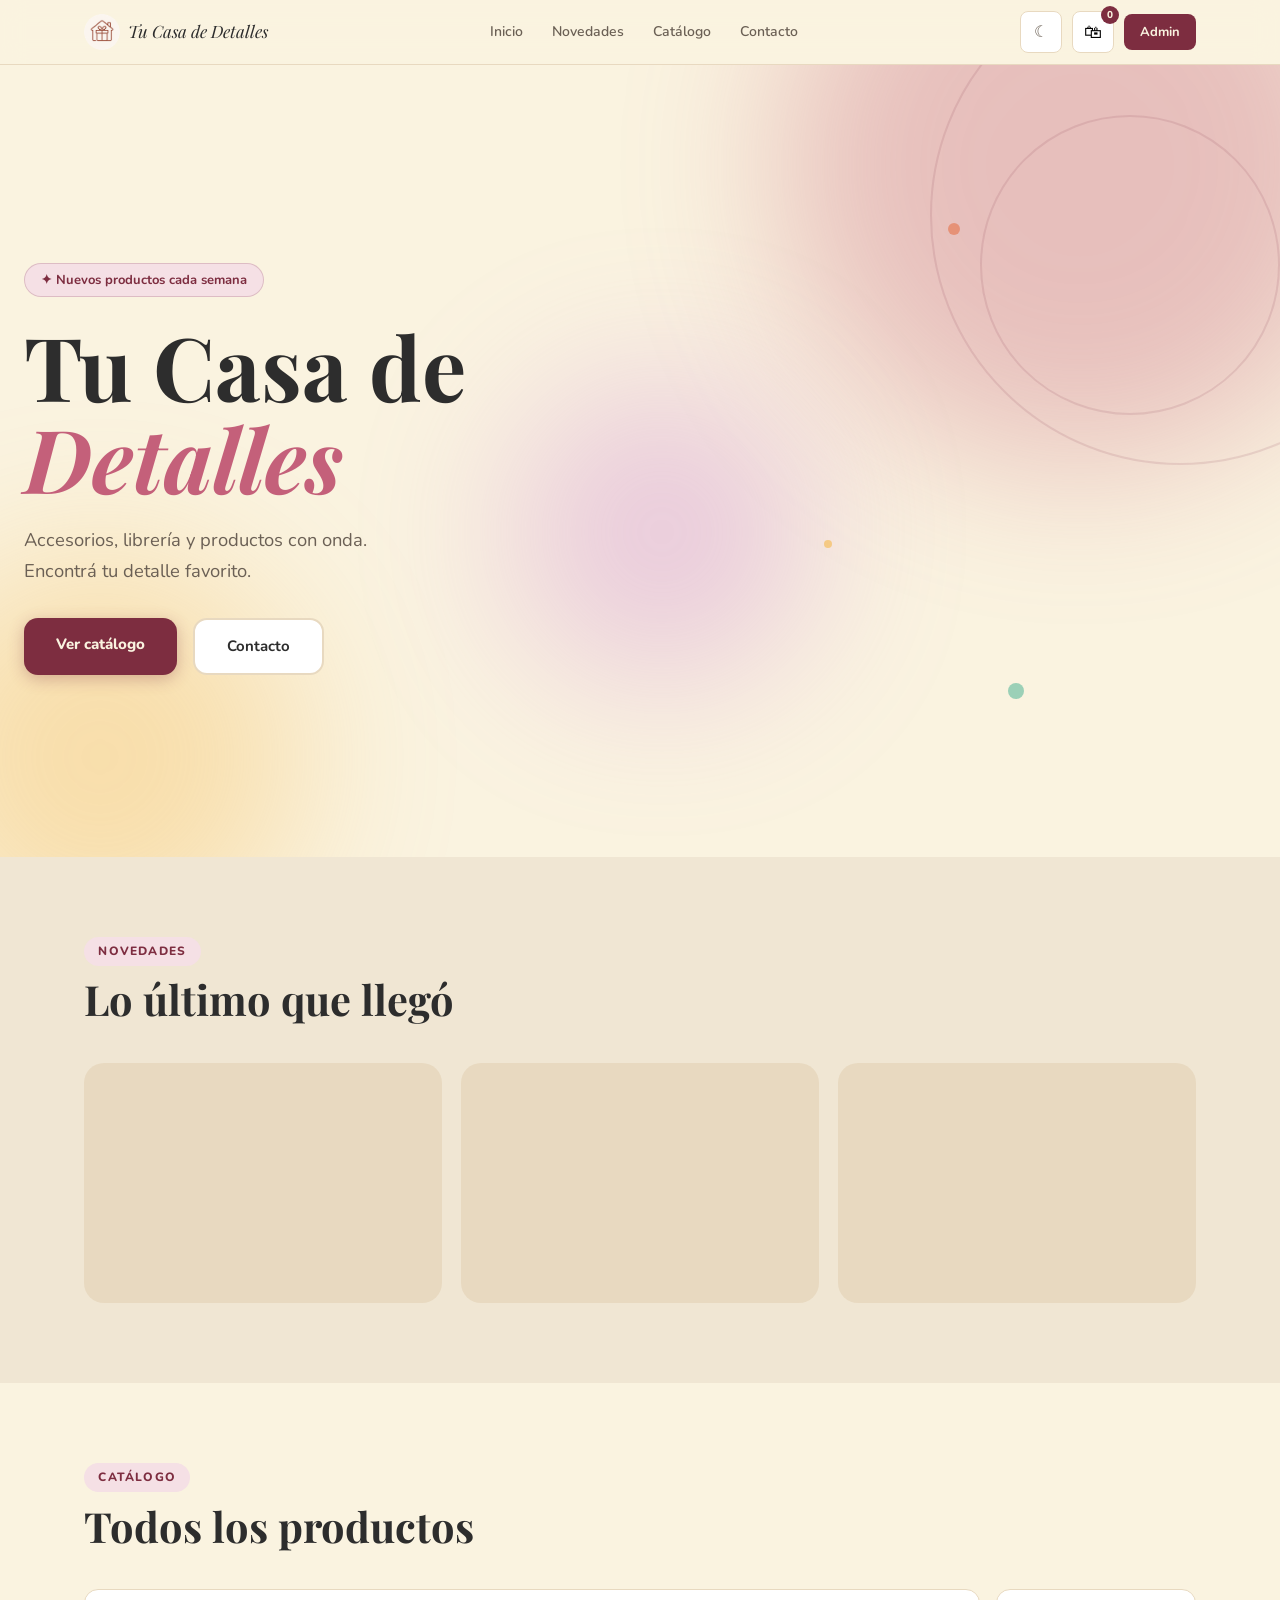
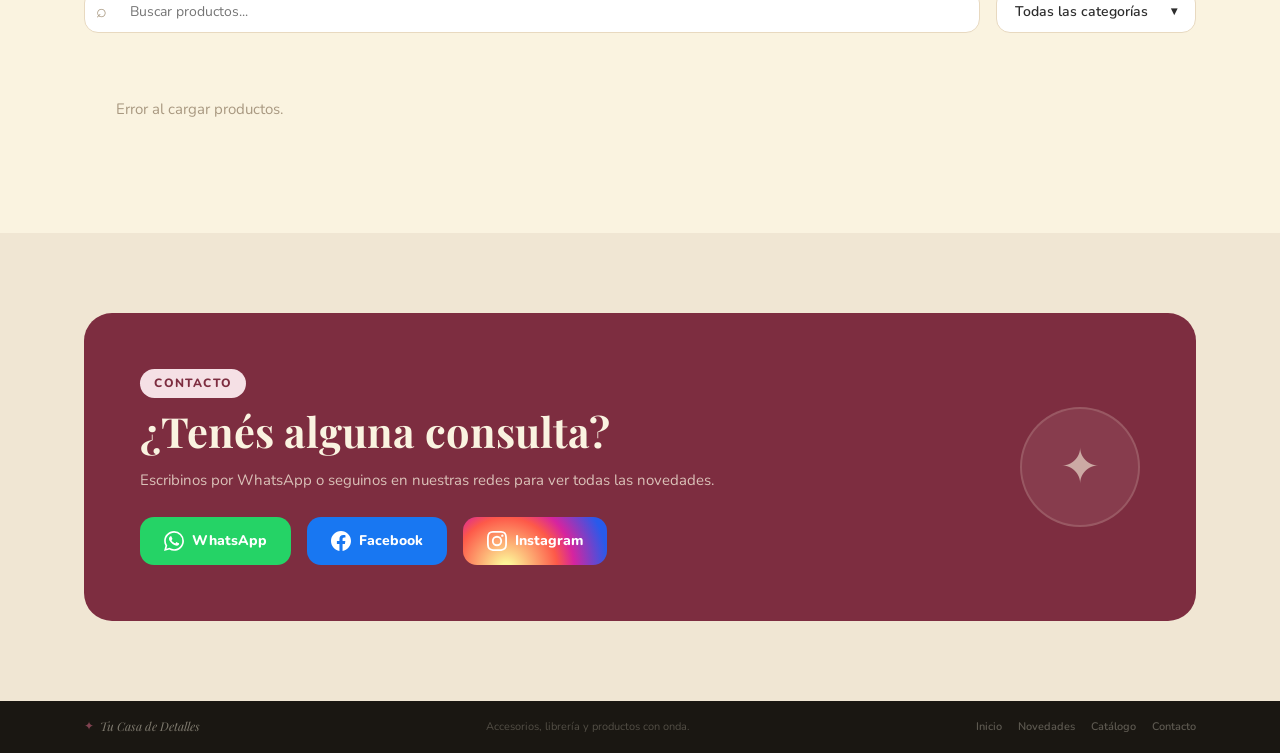
<file: index.html>
<!DOCTYPE html>
<html lang="es">
<head>
  <meta charset="UTF-8" />
  <meta name="viewport" content="width=device-width, initial-scale=1.0" />
  <title>Tu Casa de Detalles — Accesorios y librería con onda</title>
  <meta name="description" content="Accesorios de pelo, librería, llaveros, morrales y más. Pedí por WhatsApp o MercadoPago." />

  <!-- Favicon -->
  <link rel="icon" type="image/png" href="assets/logo.png" />
  <link rel="apple-touch-icon" href="assets/logo.png" />

  <!-- Open Graph — WhatsApp, Facebook, etc. -->
  <meta property="og:type"        content="website" />
  <meta property="og:url"         content="https://tucasadedetalles.github.io" />
  <meta property="og:title"       content="Tu Casa de Detalles" />
  <meta property="og:description" content="Accesorios, librería y productos con onda. Pedí por WhatsApp o MercadoPago." />
  <meta property="og:image"       content="https://tucasadedetalles.github.io/assets/og-image.png" />
  <meta property="og:image:width"  content="1200" />
  <meta property="og:image:height" content="630" />
  <meta property="og:locale"      content="es_AR" />

  <!-- Twitter/X card -->
  <meta name="twitter:card"        content="summary_large_image" />
  <meta name="twitter:title"       content="Tu Casa de Detalles" />
  <meta name="twitter:description" content="Accesorios, librería y productos con onda." />
  <meta name="twitter:image"       content="https://tucasadedetalles.github.io/assets/og-image.png" />

  <link rel="preconnect" href="https://fonts.googleapis.com" />
  <link rel="preconnect" href="https://fonts.gstatic.com" crossorigin />
  <link href="https://fonts.googleapis.com/css2?family=Nunito:wght@400;600;700;800;900&family=Playfair+Display:ital,wght@0,700;1,700&display=swap" rel="stylesheet" />
  <link rel="stylesheet" href="style.css" />
</head>
<body class="theme-light">

  <!-- ═══════════════════════════════════════
       HEADER / NAV — generado por nav.js
  ═══════════════════════════════════════ -->
  <div id="nav-container"></div>

  <!-- ═══════════════════════════════════════
       HERO
  ═══════════════════════════════════════ -->
  <section class="hero" id="inicio">
    <div class="hero-bg">
      <div class="hero-blob blob-1"></div>
      <div class="hero-blob blob-2"></div>
      <div class="hero-blob blob-3"></div>
    </div>
    <div class="hero-content">
      <div class="hero-badge">✦ Nuevos productos cada semana</div>
      <h1 class="hero-title">
        Tu Casa de<br />
        <em>Detalles</em>
      </h1>
      <p class="hero-sub">Accesorios, librería y productos con onda.<br />Encontrá tu detalle favorito.</p>
      <div class="hero-actions">
        <a href="#catalogo" class="btn-hero-primary">Ver catálogo</a>
        <a href="#contacto" class="btn-hero-secondary">Contacto</a>
      </div>
    </div>
    <div class="hero-deco">
      <div class="deco-ring ring-1"></div>
      <div class="deco-ring ring-2"></div>
      <div class="deco-dot dot-1"></div>
      <div class="deco-dot dot-2"></div>
      <div class="deco-dot dot-3"></div>
    </div>
  </section>

  <!-- ═══════════════════════════════════════
       NOVEDADES
  ═══════════════════════════════════════ -->
  <section class="novedades-sec" id="novedades">
    <div class="container">
      <div class="sec-header">
        <span class="sec-tag">Novedades</span>
        <h2 class="sec-title">Lo último que llegó</h2>
      </div>
      <div class="novedades-grid" id="novedades-grid">
        <!-- cargado por script.js -->
        <div class="nov-skeleton"></div>
        <div class="nov-skeleton"></div>
        <div class="nov-skeleton"></div>
      </div>
    </div>
  </section>

  <!-- ═══════════════════════════════════════
       CATÁLOGO
  ═══════════════════════════════════════ -->
  <section class="catalogo-sec" id="catalogo">
    <div class="container">
      <div class="sec-header">
        <span class="sec-tag">Catálogo</span>
        <h2 class="sec-title">Todos los productos</h2>
      </div>

      <!-- Filtros -->
      <div class="filtros-wrap">
        <div class="filtro-search-wrap">
          <span class="filtro-search-icon">⌕</span>
          <input type="text" id="filtro-search" class="filtro-search" placeholder="Buscar productos..." />
        </div>
        <div class="filtro-cat-wrap" id="filtro-cat-wrap">
          <button class="filtro-cat-btn" id="filtro-cat-btn">
            <span id="filtro-cat-label">Todas las categorías</span>
            <span class="filtro-cat-arrow">▾</span>
          </button>
          <div class="filtro-cat-dropdown hidden" id="filtro-cat-dropdown">
            <div class="filtro-cat-item active" data-cat="">Todas las categorías</div>
            <div class="filtro-cat-item" data-cat="Accesorios Pelo">Accesorios Pelo</div>
            <div class="filtro-cat-item" data-cat="Accesorios Invierno">Accesorios Invierno</div>
            <div class="filtro-cat-item" data-cat="Morrales">Morrales</div>
            <div class="filtro-cat-item" data-cat="Libreria">Librería</div>
            <div class="filtro-cat-item" data-cat="Llaveros">Llaveros</div>
            <div class="filtro-cat-item" data-cat="Cuidado Personal">Cuidado Personal</div>
            <div class="filtro-cat-item" data-cat="Otros">Otros</div>
          </div>
        </div>
      </div>

      <!-- Grid productos -->
      <div class="productos-grid" id="productos-grid">
        <!-- cargado por script.js -->
      </div>

      <div id="productos-empty" class="productos-empty hidden">
        <span class="productos-empty-icon">🔍</span>
        <p>No encontramos productos con ese filtro.</p>
        <button class="btn-secondary" onclick="limpiarFiltros()">Ver todos</button>
      </div>
    </div>
  </section>

  <!-- ═══════════════════════════════════════
       CONTACTO
  ═══════════════════════════════════════ -->
  <section class="contacto-sec" id="contacto">
    <div class="container">
      <div class="contacto-card">
        <div class="contacto-info">
          <span class="sec-tag">Contacto</span>
          <h2 class="sec-title" style="color:var(--crema)">¿Tenés alguna consulta?</h2>
          <p class="contacto-sub">Escribinos por WhatsApp o seguinos en nuestras redes para ver todas las novedades.</p>
          <div class="contacto-btns">
            <a id="link-whatsapp" href="#" class="btn-whatsapp" target="_blank">
              <span class="btn-icon-svg">
                <svg width="20" height="20" viewBox="0 0 24 24" fill="currentColor">
                  <path d="M17.472 14.382c-.297-.149-1.758-.867-2.03-.967-.273-.099-.471-.148-.67.15-.197.297-.767.966-.94 1.164-.173.199-.347.223-.644.075-.297-.15-1.255-.463-2.39-1.475-.883-.788-1.48-1.761-1.653-2.059-.173-.297-.018-.458.13-.606.134-.133.298-.347.446-.52.149-.174.198-.298.298-.497.099-.198.05-.371-.025-.52-.075-.149-.669-1.612-.916-2.207-.242-.579-.487-.5-.669-.51-.173-.008-.371-.01-.57-.01-.198 0-.52.074-.792.372-.272.297-1.04 1.016-1.04 2.479 0 1.462 1.065 2.875 1.213 3.074.149.198 2.096 3.2 5.077 4.487.709.306 1.262.489 1.694.625.712.227 1.36.195 1.871.118.571-.085 1.758-.719 2.006-1.413.248-.694.248-1.289.173-1.413-.074-.124-.272-.198-.57-.347m-5.421 7.403h-.004a9.87 9.87 0 01-5.031-1.378l-.361-.214-3.741.982.998-3.648-.235-.374a9.86 9.86 0 01-1.51-5.26c.001-5.45 4.436-9.884 9.888-9.884 2.64 0 5.122 1.03 6.988 2.898a9.825 9.825 0 012.893 6.994c-.003 5.45-4.437 9.884-9.885 9.884m8.413-18.297A11.815 11.815 0 0012.05 0C5.495 0 .16 5.335.157 11.892c0 2.096.547 4.142 1.588 5.945L.057 24l6.305-1.654a11.882 11.882 0 005.683 1.448h.005c6.554 0 11.89-5.335 11.893-11.893a11.821 11.821 0 00-3.48-8.413z"/>
                </svg>
              </span>
              WhatsApp
            </a>
            <a id="link-facebook" href="#" class="btn-facebook" target="_blank">
              <span class="btn-icon-svg">
                <svg width="20" height="20" viewBox="0 0 24 24" fill="currentColor">
                  <path d="M24 12.073c0-6.627-5.373-12-12-12s-12 5.373-12 12c0 5.99 4.388 10.954 10.125 11.854v-8.385H7.078v-3.47h3.047V9.43c0-3.007 1.792-4.669 4.533-4.669 1.312 0 2.686.235 2.686.235v2.953H15.83c-1.491 0-1.956.925-1.956 1.874v2.25h3.328l-.532 3.47h-2.796v8.385C19.612 23.027 24 18.062 24 12.073z"/>
                </svg>
              </span>
              Facebook
            </a>
            <a id="link-instagram" href="#" class="btn-instagram" target="_blank">
              <span class="btn-icon-svg">
                <svg width="20" height="20" viewBox="0 0 24 24" fill="currentColor">
                  <path d="M12 2.163c3.204 0 3.584.012 4.85.07 3.252.148 4.771 1.691 4.919 4.919.058 1.265.069 1.645.069 4.849 0 3.205-.012 3.584-.069 4.849-.149 3.225-1.664 4.771-4.919 4.919-1.266.058-1.644.07-4.85.07-3.204 0-3.584-.012-4.849-.07-3.26-.149-4.771-1.699-4.919-4.92-.058-1.265-.07-1.644-.07-4.849 0-3.204.013-3.583.07-4.849.149-3.227 1.664-4.771 4.919-4.919 1.266-.057 1.645-.069 4.849-.069zM12 0C8.741 0 8.333.014 7.053.072 2.695.272.273 2.69.073 7.052.014 8.333 0 8.741 0 12c0 3.259.014 3.668.072 4.948.2 4.358 2.618 6.78 6.98 6.98C8.333 23.986 8.741 24 12 24c3.259 0 3.668-.014 4.948-.072 4.354-.2 6.782-2.618 6.979-6.98.059-1.28.073-1.689.073-4.948 0-3.259-.014-3.667-.072-4.947-.196-4.354-2.617-6.78-6.979-6.98C15.668.014 15.259 0 12 0zm0 5.838a6.162 6.162 0 100 12.324 6.162 6.162 0 000-12.324zM12 16a4 4 0 110-8 4 4 0 010 8zm6.406-11.845a1.44 1.44 0 100 2.881 1.44 1.44 0 000-2.881z"/>
                </svg>
              </span>
              Instagram
            </a>
          </div>
        </div>
        <div class="contacto-deco">
          <div class="contacto-blob"></div>
          <span class="contacto-emoji">✦</span>
        </div>
      </div>
    </div>
  </section>

  <!-- ═══════════════════════════════════════
       FOOTER
  ═══════════════════════════════════════ -->
  <footer class="footer">
    <div class="container footer-inner">
      <div class="footer-logo">
        <span class="footer-logo-icon">✦</span>
        <span class="footer-logo-text">Tu Casa de Detalles</span>
      </div>
      <p class="footer-copy">Accesorios, librería y productos con onda.</p>
      <div class="footer-links">
        <a href="#inicio">Inicio</a>
        <a href="#novedades">Novedades</a>
        <a href="#catalogo">Catálogo</a>
        <a href="#contacto">Contacto</a>
      </div>
    </div>
  </footer>

  <!-- ═══════════════════════════════════════
       CARRITO FLOTANTE
  ═══════════════════════════════════════ -->
  <button class="carrito-flotante hidden" id="carrito-flotante">
    <span class="carrito-flotante-icon">🛍</span>
    <span class="carrito-flotante-count" id="carrito-flotante-count">0</span>
  </button>

  <!-- ═══════════════════════════════════════
       PANEL CARRITO (lateral)
  ═══════════════════════════════════════ -->
  <div class="carrito-overlay hidden" id="carrito-overlay"></div>
  <aside class="carrito-panel hidden" id="carrito-panel">
    <div class="carrito-header">
      <span class="carrito-title">Tu carrito</span>
      <button class="carrito-close" id="carrito-close">✕</button>
    </div>
    <div class="carrito-items" id="carrito-items">
      <div class="carrito-empty">Tu carrito está vacío</div>
    </div>
    <div class="carrito-footer">
      <div class="carrito-total-row">
        <span>Total</span>
        <span class="carrito-total" id="carrito-total">$0</span>
      </div>
      <button class="btn-checkout-wa" id="btn-checkout-wa">
        <svg width="18" height="18" viewBox="0 0 24 24" fill="currentColor" style="flex-shrink:0">
          <path d="M17.472 14.382c-.297-.149-1.758-.867-2.03-.967-.273-.099-.471-.148-.67.15-.197.297-.767.966-.94 1.164-.173.199-.347.223-.644.075-.297-.15-1.255-.463-2.39-1.475-.883-.788-1.48-1.761-1.653-2.059-.173-.297-.018-.458.13-.606.134-.133.298-.347.446-.52.149-.174.198-.298.298-.497.099-.198.05-.371-.025-.52-.075-.149-.669-1.612-.916-2.207-.242-.579-.487-.5-.669-.51-.173-.008-.371-.01-.57-.01-.198 0-.52.074-.792.372-.272.297-1.04 1.016-1.04 2.479 0 1.462 1.065 2.875 1.213 3.074.149.198 2.096 3.2 5.077 4.487.709.306 1.262.489 1.694.625.712.227 1.36.195 1.871.118.571-.085 1.758-.719 2.006-1.413.248-.694.248-1.289.173-1.413-.074-.124-.272-.198-.57-.347m-5.421 7.403h-.004a9.87 9.87 0 01-5.031-1.378l-.361-.214-3.741.982.998-3.648-.235-.374a9.86 9.86 0 01-1.51-5.26c.001-5.45 4.436-9.884 9.888-9.884 2.64 0 5.122 1.03 6.988 2.898a9.825 9.825 0 012.893 6.994c-.003 5.45-4.437 9.884-9.885 9.884m8.413-18.297A11.815 11.815 0 0012.05 0C5.495 0 .16 5.335.157 11.892c0 2.096.547 4.142 1.588 5.945L.057 24l6.305-1.654a11.882 11.882 0 005.683 1.448h.005c6.554 0 11.89-5.335 11.893-11.893a11.821 11.821 0 00-3.48-8.413z"/>
        </svg>
        Pedir por WhatsApp
      </button>
      <button class="btn-checkout-mp" id="btn-checkout-mp">
        <svg width="18" height="18" viewBox="0 0 24 24" fill="currentColor" style="flex-shrink:0">
          <path d="M12 0C5.373 0 0 5.373 0 12s5.373 12 12 12 12-5.373 12-12S18.627 0 12 0zm.75 16.5h-1.5v-5.25H9.75v-1.5h3v6.75zm-.75-8.25a1.125 1.125 0 110-2.25 1.125 1.125 0 010 2.25z"/>
        </svg>
        Pagar con MercadoPago
      </button>
    </div>
  </aside>

  <!-- ═══════════════════════════════════════
       MODAL PRODUCTO
  ═══════════════════════════════════════ -->
  <div class="modal-overlay hidden" id="modal-overlay">
    <div class="modal-producto" id="modal-producto">
      <button class="modal-close" id="modal-close">✕</button>
      <div class="modal-producto-inner" id="modal-producto-inner">
        <!-- cargado dinámicamente -->
      </div>
    </div>
  </div>

  <!-- TOAST -->
  <div id="toast" class="toast hidden"></div>

  <script src="nav.js"></script>
  <script src="script.js"></script>
</body>
</html>
</file>
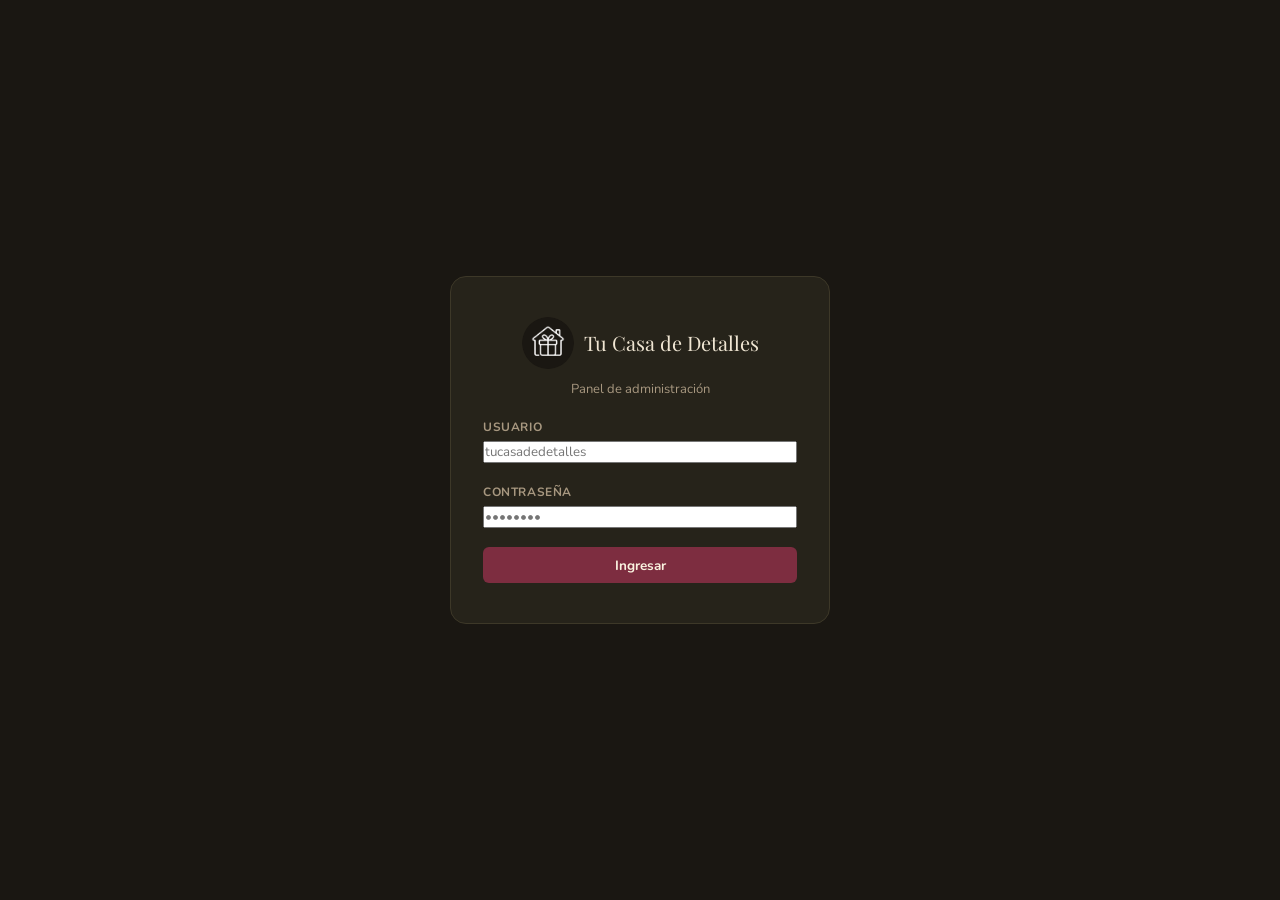
<file: admin/index.html>
<!DOCTYPE html>
<html lang="es">
<head>
  <meta charset="UTF-8" />
  <meta name="viewport" content="width=device-width, initial-scale=1.0" />
  <title>Admin — Tu Casa de Detalles</title>
  <link rel="icon" type="image/png" href="../assets/logo.png" />
  <link rel="preconnect" href="https://fonts.googleapis.com" />
  <link rel="preconnect" href="https://fonts.gstatic.com" crossorigin />
  <link href="https://fonts.googleapis.com/css2?family=Nunito:wght@400;500;600;700;800&family=Playfair+Display:wght@700&display=swap" rel="stylesheet" />
  <link rel="stylesheet" href="style.css" />
</head>
<body class="theme-dark">

  <!-- LOGIN -->
  <div id="login-screen" class="login-screen">
    <div class="login-card">
      <div class="login-logo">
        <img src="../assets/logo-dark.png" alt="Tu Casa de Detalles" class="login-logo-img" />
        <span class="login-logo-text">Tu Casa de Detalles</span>
      </div>
      <p class="login-sub">Panel de administración</p>
      <div class="field">
        <label>Usuario</label>
        <input type="text" id="login-user" placeholder="tucasadedetalles" autocomplete="username" />
      </div>
      <div class="field">
        <label>Contraseña</label>
        <input type="password" id="login-pass" placeholder="••••••••" autocomplete="current-password" />
      </div>
      <button class="btn-primary btn-full" id="btn-login">Ingresar</button>
      <div id="login-error" class="login-error hidden"></div>
    </div>
  </div>

  <!-- APP -->
  <div id="app" class="app hidden">

    <!-- SIDEBAR — generada dinámicamente por nav.js -->
    <div id="sidebar-container"></div>

    <!-- MAIN -->
    <div class="main-wrap">

      <!-- TOPBAR -->
      <header class="topbar">
        <button class="btn-menu" id="btn-menu">☰</button>
        <div class="topbar-title" id="topbar-title">Dashboard</div>
        <div class="topbar-actions" id="topbar-actions"></div>
      </header>

      <!-- CONTENT -->
      <main class="content" id="content">

        <!-- DASHBOARD -->
        <section id="sec-dashboard" class="section active">
          <div class="stats-grid">
            <div class="stat-card accent-green">
              <div class="stat-label">Ventas hoy</div>
              <div class="stat-value" id="stat-ventas-hoy">$0</div>
              <div class="stat-sub" id="stat-ventas-cant">0 transacciones</div>
            </div>
            <div class="stat-card accent-coral">
              <div class="stat-label">Gastos del mes</div>
              <div class="stat-value" id="stat-gastos-mes">$0</div>
              <div class="stat-sub">compras + packaging</div>
            </div>
            <div class="stat-card accent-bordo">
              <div class="stat-label">Saldo del día</div>
              <div class="stat-value" id="stat-saldo">$0</div>
              <div class="stat-sub">ingresos - egresos</div>
            </div>
            <div class="stat-card accent-yellow">
              <div class="stat-label">Stock bajo</div>
              <div class="stat-value" id="stat-stock-bajo">0</div>
              <div class="stat-sub">productos a reponer</div>
            </div>
          </div>
          <div class="dashboard-cols">
            <div class="panel">
              <div class="panel-header">
                <span class="panel-title">Últimas ventas</span>
                <a class="panel-link" data-section="ventas">Ver todas</a>
              </div>
              <div id="dash-ventas-lista" class="list-empty">Sin ventas registradas hoy</div>
            </div>
            <div class="panel">
              <div class="panel-header">
                <span class="panel-title">Stock bajo</span>
                <a class="panel-link" data-section="productos">Ver todos</a>
              </div>
              <div id="dash-stock-lista" class="list-empty">Todo el stock está bien</div>
            </div>
          </div>
        </section>

        <!-- PRODUCTOS -->
        <section id="sec-productos" class="section">
          <div class="section-toolbar">
            <input type="text" id="prod-search" class="input-search" placeholder="Buscar producto..." />
            <select id="prod-filter-cat" class="input-select">
              <option value="">Todas las categorías</option>
              <option>Accesorios Pelo</option>
              <option>Accesorios Invierno</option>
              <option>Morrales</option>
              <option>Libreria</option>
              <option>Llaveros</option>
              <option>Cuidado Personal</option>
              <option>Otros</option>
            </select>
            <button class="btn-primary" id="btn-nuevo-producto">+ Nuevo producto</button>
          </div>
          <div id="productos-grid" class="productos-grid"></div>
        </section>

        <!-- INVENTARIOS -->
        <section id="sec-inventarios" class="section">
          <div class="section-toolbar">
            <button class="btn-primary" id="btn-nuevo-inventario">+ Nuevo inventario</button>
          </div>
          <div id="inventarios-lista" class="inventarios-lista"></div>
        </section>

        <!-- VENTAS -->
        <section id="sec-ventas" class="section">
          <div class="section-toolbar">
            <input type="date" id="ventas-fecha" class="input-date" />
            <button class="btn-primary" id="btn-nueva-venta">+ Registrar venta</button>
          </div>
          <div id="ventas-tabla" class="tabla-wrap"></div>
        </section>

        <!-- GASTOS -->
        <section id="sec-gastos" class="section">
          <div class="section-toolbar">
            <input type="date" id="gastos-fecha" class="input-date" />
            <button class="btn-primary" id="btn-nuevo-gasto">+ Registrar gasto</button>
          </div>
          <div id="gastos-tabla" class="tabla-wrap"></div>
        </section>

        <!-- CAJA -->
        <section id="sec-caja" class="section">
          <div class="caja-header">
            <input type="date" id="caja-fecha" class="input-date" />
            <button class="btn-secondary" id="btn-caja-cerrar">Cerrar caja</button>
            <button class="btn-resumen-mes" id="btn-ir-resumen">
              <span class="btn-resumen-mes-icon">◫</span>
              Ver resumen mensual
            </button>
          </div>
          <div class="stats-grid">
            <div class="stat-card accent-green">
              <div class="stat-label">Total ingresos</div>
              <div class="stat-value" id="caja-ingresos">$0</div>
            </div>
            <div class="stat-card accent-coral">
              <div class="stat-label">Total gastos</div>
              <div class="stat-value" id="caja-gastos-total">$0</div>
            </div>
            <div class="stat-card accent-bordo">
              <div class="stat-label">Saldo</div>
              <div class="stat-value" id="caja-saldo-total">$0</div>
            </div>
          </div>
          <div class="dashboard-cols">
            <div class="panel">
              <div class="panel-header"><span class="panel-title">Ventas del día</span></div>
              <div id="caja-ventas-detalle" class="list-empty">Sin datos</div>
            </div>
            <div class="panel">
              <div class="panel-header"><span class="panel-title">Gastos del día</span></div>
              <div id="caja-gastos-detalle" class="list-empty">Sin datos</div>
            </div>
          </div>
        </section>

        <!-- RESUMEN MENSUAL -->
        <section id="sec-resumen" class="section">
          <div class="section-toolbar">
            <div class="resumen-mes-selector">
              <button class="btn-mes-nav" id="btn-mes-prev">‹</button>
              <span class="resumen-mes-label" id="resumen-mes-label">Marzo 2026</span>
              <button class="btn-mes-nav" id="btn-mes-next">›</button>
            </div>
            <button class="btn-primary btn-descargar-pdf" id="btn-descargar-resumen">
              <svg width="14" height="14" viewBox="0 0 24 24" fill="none" stroke="currentColor" stroke-width="2.5" stroke-linecap="round" stroke-linejoin="round" style="flex-shrink:0">
                <path d="M21 15v4a2 2 0 01-2 2H5a2 2 0 01-2-2v-4"/>
                <polyline points="7 10 12 15 17 10"/>
                <line x1="12" y1="15" x2="12" y2="3"/>
              </svg>
              Descargar PDF
            </button>
          </div>

          <!-- Stats del mes -->
          <div class="stats-grid" style="margin-bottom:1.2rem">
            <div class="stat-card accent-green">
              <div class="stat-label">Ingresos del mes</div>
              <div class="stat-value" id="res-ingresos">$0</div>
              <div class="stat-sub" id="res-ventas-cant">0 ventas</div>
            </div>
            <div class="stat-card accent-coral">
              <div class="stat-label">Gastos del mes</div>
              <div class="stat-value" id="res-gastos">$0</div>
            </div>
            <div class="stat-card accent-bordo">
              <div class="stat-label">Saldo neto</div>
              <div class="stat-value" id="res-saldo">$0</div>
            </div>
          </div>

          <!-- Tabla desglose por día -->
          <div class="panel">
            <div class="panel-header">
              <span class="panel-title">Desglose por día</span>
            </div>
            <div id="resumen-tabla" class="tabla-wrap" style="border:none;border-radius:0"></div>
          </div>

          <!-- Cierre de mes -->
          <div style="margin-top:1.2rem;padding:1rem 1.2rem;background:#fdf6ee;border:1.5px solid #e5d9c0;border-radius:10px">
            <div style="display:flex;align-items:center;justify-content:space-between;gap:1rem;flex-wrap:wrap">
              <div>
                <div style="font-weight:700;font-size:14px;color:#7D2D40">Cerrar mes</div>
                <div style="font-size:12px;color:#9CA3AF;margin-top:2px">Genera el PDF, guarda el resumen en historial y limpia ventas y gastos del mes.</div>
              </div>
              <button class="btn-danger" id="btn-cerrar-mes" onclick="confirmarCierreMes()">
                Cerrar mes
              </button>
            </div>
          </div>

          <!-- Historial de meses cerrados -->
          <div class="panel" style="margin-top:1.2rem">
            <div class="panel-header">
              <span class="panel-title">Historial de meses cerrados</span>
            </div>
            <div id="historial-tabla" class="tabla-wrap" style="border:none;border-radius:0"></div>
          </div>
        </section>

        <!-- NOVEDADES -->
        <section id="sec-novedades" class="section">
          <div class="section-toolbar">
            <button class="btn-primary" id="btn-nueva-novedad">+ Nueva novedad</button>
          </div>
          <div id="novedades-grid" class="productos-grid"></div>
        </section>

        <!-- FOTOS -->
        <section id="sec-fotos" class="section">
          <div class="section-toolbar">
            <label class="btn-primary" style="cursor:pointer;display:inline-flex;align-items:center;gap:6px">
              <span>+ Subir fotos</span>
              <input type="file" id="input-fotos" accept="image/*" multiple
                style="display:none" onchange="subirFotosPendientes(this)" />
            </label>
            <span style="font-size:13px;color:var(--text-muted)">
              Subí varias a la vez — se guardan en Drive/Pendientes
            </span>
          </div>
          <div id="fotos-grid" class="fotos-grid"></div>
        </section>

        <!-- CALCULADORA -->
        <section id="sec-calculadora" class="section">
          <div class="calc-wrap">

            <!-- Calculadora básica -->
            <div class="panel calc-panel">
              <div class="panel-header"><span class="panel-title">Calculadora</span></div>
              <div class="calc-display" id="calc-display">0</div>
              <div class="calc-expr" id="calc-expr"></div>
              <div class="calc-grid">
                <button class="calc-btn calc-fn" onclick="calcInput('AC')">AC</button>
                <button class="calc-btn calc-fn" onclick="calcInput('+/-')">+/-</button>
                <button class="calc-btn calc-fn" onclick="calcInput('%')">%</button>
                <button class="calc-btn calc-op" onclick="calcInput('÷')">÷</button>

                <button class="calc-btn" onclick="calcInput('7')">7</button>
                <button class="calc-btn" onclick="calcInput('8')">8</button>
                <button class="calc-btn" onclick="calcInput('9')">9</button>
                <button class="calc-btn calc-op" onclick="calcInput('×')">×</button>

                <button class="calc-btn" onclick="calcInput('4')">4</button>
                <button class="calc-btn" onclick="calcInput('5')">5</button>
                <button class="calc-btn" onclick="calcInput('6')">6</button>
                <button class="calc-btn calc-op" onclick="calcInput('−')">−</button>

                <button class="calc-btn" onclick="calcInput('1')">1</button>
                <button class="calc-btn" onclick="calcInput('2')">2</button>
                <button class="calc-btn" onclick="calcInput('3')">3</button>
                <button class="calc-btn calc-op" onclick="calcInput('+')">+</button>

                <button class="calc-btn calc-zero" onclick="calcInput('0')">0</button>
                <button class="calc-btn" onclick="calcInput('.')">.</button>
                <button class="calc-btn calc-equal" onclick="calcInput('=')">=</button>
              </div>
            </div>

            <!-- Herramientas de negocio -->
            <div class="panel">
              <div class="panel-header"><span class="panel-title">Herramientas</span></div>
              <div class="calc-tools">

                <div class="calc-tool">
                  <div class="calc-tool-title">Precio de venta (margen %)</div>
                  <div class="calc-tool-row">
                    <input type="number" id="mg-costo" class="input-text" placeholder="Costo $" />
                    <span class="calc-tool-sep">+</span>
                    <input type="number" id="mg-margen" class="input-text" placeholder="Margen %" />
                    <button class="btn-primary" onclick="calcMargen()">=</button>
                  </div>
                  <div class="calc-tool-result" id="mg-result"></div>
                </div>

                <div class="calc-tool">
                  <div class="calc-tool-title">Precio con descuento</div>
                  <div class="calc-tool-row">
                    <input type="number" id="dc-precio" class="input-text" placeholder="Precio $" />
                    <span class="calc-tool-sep">−</span>
                    <input type="number" id="dc-desc" class="input-text" placeholder="Descuento %" />
                    <button class="btn-primary" onclick="calcDescuento()">=</button>
                  </div>
                  <div class="calc-tool-result" id="dc-result"></div>
                </div>

                <div class="calc-tool">
                  <div class="calc-tool-title">Ganancia sobre venta</div>
                  <div class="calc-tool-row">
                    <input type="number" id="gn-venta" class="input-text" placeholder="Venta $" />
                    <span class="calc-tool-sep">−</span>
                    <input type="number" id="gn-costo" class="input-text" placeholder="Costo $" />
                    <button class="btn-primary" onclick="calcGanancia()">=</button>
                  </div>
                  <div class="calc-tool-result" id="gn-result"></div>
                </div>

              </div>
            </div>

          </div>
        </section>

        <!-- CONFIG -->
        <section id="sec-config" class="section">
          <div class="config-grid">
            <div class="panel">
              <div class="panel-header"><span class="panel-title">Datos del negocio</span></div>
              <div class="config-form">
                <div class="field">
                  <label>Nombre del negocio</label>
                  <input type="text" id="cfg-nombre" class="input-text" />
                </div>
                <div class="field">
                  <label>WhatsApp</label>
                  <input type="text" id="cfg-whatsapp" class="input-text" placeholder="5491167682727" />
                </div>
                <div class="field">
                  <label>Facebook</label>
                  <input type="text" id="cfg-facebook" class="input-text" placeholder="URL de tu página" />
                </div>
                <div class="field">
                  <label>Instagram</label>
                  <input type="text" id="cfg-instagram" class="input-text" placeholder="https://instagram.com/tucuenta" />
                </div>
                <div class="field">
                  <label>Link MercadoPago</label>
                  <input type="text" id="cfg-mp" class="input-text" placeholder="https://mpago.la/..." />
                </div>
                <div class="field">
                  <label>Alerta stock mínimo (unidades)</label>
                  <input type="number" id="cfg-stock-min" class="input-text" min="1" />
                </div>
                <button class="btn-primary" id="btn-guardar-config">Guardar cambios</button>
              </div>
            </div>
          </div>
        </section>

      </main>
    </div>
  </div>

  <!-- MODAL GENÉRICO -->
  <div id="modal-overlay" class="modal-overlay hidden">
    <div class="modal" id="modal">
      <div class="modal-header">
        <span class="modal-title" id="modal-title">Modal</span>
        <button class="modal-close" id="modal-close">✕</button>
      </div>
      <div class="modal-body" id="modal-body"></div>
      <div class="modal-footer" id="modal-footer"></div>
    </div>
  </div>

  <!-- TOAST -->
  <div id="toast" class="toast hidden"></div>

  <!-- nav primero, luego lógica -->
  <script src="nav.js"></script>
  <script src="script.js"></script>
</body>
</html>
</file>
<file: style.css>
/* ═══════════════════════════════════════════════════════════
   Tu Casa de Detalles — Tienda pública
   Estilo: colorido, juvenil, crema + bordo + acentos vibrantes
═══════════════════════════════════════════════════════════ */

/* ── Variables ─────────────────────────────────────────── */
:root {
  --bordo:        #7D2D40;
  --bordo-soft:   #C4607A;
  --bordo-light:  #F5E0E5;
  --crema:        #FAF3E0;
  --crema-dark:   #F0E6D3;
  --crema-deep:   #E8D9C0;

  --coral:        #E67E5A;
  --azul:         #5B8FD4;
  --verde:        #3BAD8E;
  --lila:         #C97CD4;
  --amarillo:     #F5B84A;

  --text-dark:    #2D2D2D;
  --text-mid:     #6B6055;
  --text-light:   #A89880;

  --card-bg:      #FFFFFF;
  --border:       #E8D9C0;

  --font-main:    'Nunito', sans-serif;
  --font-display: 'Playfair Display', serif;

  --radius-sm:    8px;
  --radius-md:    14px;
  --radius-lg:    20px;
  --radius-xl:    28px;

  --shadow-sm:    0 2px 8px rgba(125,45,64,0.08);
  --shadow-md:    0 8px 24px rgba(125,45,64,0.12);
  --shadow-lg:    0 16px 48px rgba(125,45,64,0.16);

  --transition:   0.22s ease;
}

/* ── Modo oscuro ───────────────────────────────────────── */
.theme-dark {
  --crema:        #1A1712;
  --crema-dark:   #26231A;
  --crema-deep:   #322F24;
  --card-bg:      #26231A;
  --border:       #3D3828;
  --text-dark:    #F0E6D3;
  --text-mid:     #A89880;
  --text-light:   #6B6055;
  --bordo-light:  #3D1E28;
}

/* ── Reset & base ──────────────────────────────────────── */
*, *::before, *::after { box-sizing: border-box; margin: 0; padding: 0; }

html { scroll-behavior: smooth; }

body {
  font-family: var(--font-main);
  background: var(--crema);
  color: var(--text-dark);
  font-size: 15px;
  line-height: 1.6;
  transition: background var(--transition), color var(--transition);
  overflow-x: hidden;
}

a { text-decoration: none; color: inherit; cursor: pointer; }
button { cursor: pointer; font-family: var(--font-main); border: none; }
img { display: block; max-width: 100%; }
.hidden { display: none !important; }

.container {
  max-width: 1160px;
  margin: 0 auto;
  padding: 0 1.5rem;
}

/* ═══════════════════════════════════════════════════════════
   HEADER / NAV
═══════════════════════════════════════════════════════════ */
.header {
  position: sticky;
  top: 0;
  z-index: 100;
  background: rgba(250, 243, 224, 0.92);
  backdrop-filter: blur(12px);
  -webkit-backdrop-filter: blur(12px);
  border-bottom: 1px solid var(--border);
  transition: background var(--transition);
}

.theme-dark .header {
  background: rgba(26, 23, 18, 0.92);
}

.header-inner {
  display: flex;
  align-items: center;
  justify-content: space-between;
  height: 64px;
  gap: 1rem;
}

.header-logo {
  display: flex;
  align-items: center;
  gap: 8px;
  text-decoration: none;
}

.header-logo-img-wrap {
  position: relative;
  width: 36px;
  height: 36px;
  flex-shrink: 0;
}

.header-logo-img {
  width: 36px;
  height: 36px;
  object-fit: contain;
  border-radius: 50%;
  position: absolute;
  top: 0; left: 0;
  transition: opacity 0.4s ease;
}

.logo-light { opacity: 1; }
.logo-dark  { opacity: 0; }

.theme-dark .logo-light { opacity: 0; }
.theme-dark .logo-dark  { opacity: 1; }

.header-logo-text {
  font-family: var(--font-display);
  font-size: 17px;
  color: var(--text-dark);
  font-style: italic;
}

.header-nav {
  display: flex;
  align-items: center;
  gap: 1.8rem;
}

.header-nav a {
  font-size: 14px;
  font-weight: 600;
  color: var(--text-mid);
  transition: color var(--transition);
  position: relative;
}

.theme-dark .header-nav a {
  color: #C4B49A;
}

.header-nav a::after {
  content: '';
  position: absolute;
  bottom: -3px;
  left: 0; right: 0;
  height: 2px;
  background: var(--bordo-soft);
  transform: scaleX(0);
  transition: transform var(--transition);
  border-radius: 2px;
}

.header-nav a:hover { color: var(--bordo); }
.header-nav a:hover::after { transform: scaleX(1); }

.header-actions {
  display: flex;
  align-items: center;
  gap: 10px;
}

.btn-carrito-header {
  position: relative;
  background: var(--card-bg);
  border: 1.5px solid var(--border);
  border-radius: var(--radius-sm);
  width: 42px; height: 42px;
  display: flex;
  align-items: center;
  justify-content: center;
  font-size: 18px;
  transition: border-color var(--transition), transform var(--transition);
}

.btn-carrito-header:hover {
  border-color: var(--bordo-soft);
  transform: translateY(-1px);
}

.carrito-count-badge {
  position: absolute;
  top: -6px; right: -6px;
  background: var(--bordo);
  color: var(--crema);
  font-size: 10px;
  font-weight: 800;
  width: 18px; height: 18px;
  border-radius: 50%;
  display: flex;
  align-items: center;
  justify-content: center;
  transition: transform var(--transition);
}

.carrito-count-badge.bump { transform: scale(1.4); }

.btn-theme-pub {
  background: var(--card-bg);
  border: 1.5px solid var(--border);
  border-radius: var(--radius-sm);
  width: 42px; height: 42px;
  display: flex;
  align-items: center;
  justify-content: center;
  font-size: 16px;
  transition: border-color var(--transition);
  color: var(--text-mid);
}

.btn-theme-pub:hover { border-color: var(--bordo-soft); }

.btn-admin-header {
  background: var(--bordo);
  color: #FAF3E0 !important;
  border-radius: var(--radius-sm);
  padding: 0.45rem 1rem;
  font-size: 13px;
  font-weight: 700;
  transition: background var(--transition);
  white-space: nowrap;
}

.btn-admin-header:hover { background: var(--bordo-soft) !important; }
.btn-admin-header::after { display: none !important; }

.btn-menu-mobile {
  display: none;
  background: none;
  border: none;
  font-size: 22px;
  color: var(--text-dark);
  padding: 4px;
}

/* Mobile nav drawer */
.mobile-nav {
  display: none;
  flex-direction: column;
  gap: 0;
  background: var(--card-bg);
  border-bottom: 1px solid var(--border);
  padding: 0.5rem 0;
}

.mobile-nav.open { display: flex; }

.mobile-nav a {
  padding: 0.8rem 1.5rem;
  font-size: 15px;
  font-weight: 600;
  color: var(--text-mid);
  border-bottom: 1px solid var(--border);
  transition: background var(--transition);
}

.mobile-nav a:hover { background: var(--crema-dark); color: var(--bordo); }
.mobile-nav a:last-child { border-bottom: none; }

/* ═══════════════════════════════════════════════════════════
   HERO
═══════════════════════════════════════════════════════════ */
.hero {
  position: relative;
  min-height: 88vh;
  display: flex;
  align-items: center;
  overflow: hidden;
  padding: 5rem 1.5rem 4rem;
}

.hero-bg {
  position: absolute;
  inset: 0;
  pointer-events: none;
}

.hero-blob {
  position: absolute;
  border-radius: 50%;
  filter: blur(80px);
  opacity: 0.35;
}

.blob-1 {
  width: 600px; height: 600px;
  background: var(--bordo-soft);
  top: -200px; right: -100px;
  animation: blob-drift 12s ease-in-out infinite;
}

.blob-2 {
  width: 400px; height: 400px;
  background: var(--amarillo);
  bottom: -100px; left: -100px;
  animation: blob-drift 16s ease-in-out infinite reverse;
}

.blob-3 {
  width: 300px; height: 300px;
  background: var(--lila);
  top: 40%; left: 40%;
  animation: blob-drift 20s ease-in-out infinite 4s;
}

@keyframes blob-drift {
  0%, 100% { transform: translate(0, 0) scale(1); }
  33%       { transform: translate(30px, -20px) scale(1.05); }
  66%       { transform: translate(-20px, 30px) scale(0.95); }
}

.hero-content {
  position: relative;
  z-index: 2;
  max-width: 640px;
}

.hero-badge {
  display: inline-flex;
  align-items: center;
  gap: 6px;
  background: var(--bordo-light);
  color: var(--bordo);
  border: 1px solid rgba(125,45,64,0.2);
  border-radius: 20px;
  padding: 0.35rem 1rem;
  font-size: 13px;
  font-weight: 700;
  margin-bottom: 1.4rem;
  animation: fade-up 0.6s ease both;
}

.theme-dark .hero-badge {
  color: #E8829A;
  background: rgba(125,45,64,0.25);
  border-color: rgba(232,130,154,0.3);
}

.hero-title {
  font-family: var(--font-display);
  font-size: clamp(3rem, 8vw, 5.5rem);
  line-height: 1.05;
  color: var(--text-dark);
  margin-bottom: 1.2rem;
  animation: fade-up 0.6s ease 0.1s both;
}

.hero-title em {
  color: var(--bordo-soft);
  font-style: italic;
}

.hero-sub {
  font-size: clamp(1rem, 2vw, 1.15rem);
  color: var(--text-mid);
  margin-bottom: 2rem;
  line-height: 1.7;
  animation: fade-up 0.6s ease 0.2s both;
}

.hero-actions {
  display: flex;
  gap: 1rem;
  flex-wrap: wrap;
  animation: fade-up 0.6s ease 0.3s both;
}

.btn-hero-primary {
  background: var(--bordo);
  color: #FAF3E0;
  border-radius: var(--radius-md);
  padding: 0.9rem 2rem;
  font-size: 15px;
  font-weight: 800;
  transition: background var(--transition), transform var(--transition), box-shadow var(--transition);
  box-shadow: 0 4px 16px rgba(125,45,64,0.3);
}

.btn-hero-primary:hover {
  background: var(--bordo-soft);
  transform: translateY(-2px);
  box-shadow: 0 8px 24px rgba(125,45,64,0.4);
}

.btn-hero-secondary {
  background: var(--card-bg);
  color: var(--text-dark);
  border: 2px solid var(--border);
  border-radius: var(--radius-md);
  padding: 0.9rem 2rem;
  font-size: 15px;
  font-weight: 700;
  transition: border-color var(--transition), transform var(--transition);
}

.theme-dark .btn-hero-secondary {
  color: #E8DDD0;
  border-color: #6B6055;
}

.btn-hero-secondary:hover {
  border-color: var(--bordo-soft);
  transform: translateY(-2px);
}

.hero-deco {
  position: absolute;
  inset: 0;
  pointer-events: none;
  z-index: 1;
}

.deco-ring {
  position: absolute;
  border-radius: 50%;
  border: 2px solid rgba(125,45,64,0.12);
}

.ring-1 { width: 500px; height: 500px; top: -100px; right: -150px; }
.ring-2 { width: 300px; height: 300px; top: 50px; right: 0px; }

.deco-dot {
  position: absolute;
  border-radius: 50%;
}

.dot-1 { width: 12px; height: 12px; background: var(--coral); top: 20%; right: 25%; opacity: 0.7; animation: float 4s ease-in-out infinite; }
.dot-2 { width: 8px;  height: 8px;  background: var(--amarillo); top: 60%; right: 35%; opacity: 0.6; animation: float 5s ease-in-out infinite 1s; }
.dot-3 { width: 16px; height: 16px; background: var(--verde); bottom: 20%; right: 20%; opacity: 0.5; animation: float 6s ease-in-out infinite 2s; }

@keyframes float {
  0%, 100% { transform: translateY(0); }
  50%       { transform: translateY(-12px); }
}

@keyframes fade-up {
  from { opacity: 0; transform: translateY(20px); }
  to   { opacity: 1; transform: translateY(0); }
}

/* ═══════════════════════════════════════════════════════════
   SECCIONES GENÉRICAS
═══════════════════════════════════════════════════════════ */
.sec-header {
  margin-bottom: 2.5rem;
}

.sec-tag {
  display: inline-block;
  background: var(--bordo-light);
  color: var(--bordo);
  font-size: 12px;
  font-weight: 800;
  text-transform: uppercase;
  letter-spacing: 0.1em;
  padding: 0.3rem 0.9rem;
  border-radius: 20px;
  margin-bottom: 0.6rem;
}

.theme-dark .sec-tag {
  color: #E8829A;
  background: rgba(232,130,154,0.15);
  border-color: rgba(232,130,154,0.3);
}

.sec-title {
  font-family: var(--font-display);
  font-size: clamp(1.8rem, 4vw, 2.6rem);
  color: var(--text-dark);
  line-height: 1.15;
}

.theme-dark .sec-title {
  color: #F0E6D3;
}

/* ═══════════════════════════════════════════════════════════
   NOVEDADES
═══════════════════════════════════════════════════════════ */
.novedades-sec {
  padding: 5rem 0;
  background: var(--crema-dark);
}

.novedades-grid {
  display: grid;
  grid-template-columns: repeat(auto-fill, minmax(280px, 1fr));
  gap: 1.2rem;
}

.nov-card {
  border-radius: var(--radius-lg);
  overflow: hidden;
  background: var(--card-bg);
  box-shadow: var(--shadow-sm);
  transition: transform var(--transition), box-shadow var(--transition);
  cursor: pointer;
}

.nov-card:hover {
  transform: translateY(-4px);
  box-shadow: var(--shadow-md);
}

.nov-card-img {
  width: 100%;
  height: 180px;
  object-fit: cover;
  background: var(--crema-deep);
  display: flex;
  align-items: center;
  justify-content: center;
  font-size: 40px;
}

.nov-card-img img {
  width: 100%;
  height: 100%;
  object-fit: cover;
}

.nov-card-body {
  padding: 1.1rem 1.2rem;
}

.nov-card-titulo {
  font-size: 15px;
  font-weight: 800;
  color: var(--text-dark);
  margin-bottom: 4px;
}

.nov-card-desc {
  font-size: 13px;
  color: var(--text-mid);
  line-height: 1.5;
}

.nov-skeleton {
  height: 240px;
  border-radius: var(--radius-lg);
  background: linear-gradient(90deg, var(--crema-deep) 25%, var(--border) 50%, var(--crema-deep) 75%);
  background-size: 200% 100%;
  animation: shimmer 1.5s infinite;
}

@keyframes shimmer {
  0%   { background-position: 200% 0; }
  100% { background-position: -200% 0; }
}

/* ═══════════════════════════════════════════════════════════
   CATÁLOGO
═══════════════════════════════════════════════════════════ */
.catalogo-sec {
  padding: 5rem 0;
}

/* ── Filtros ──────────────────────────────────────────── */
.filtros-wrap {
  display: flex;
  gap: 1rem;
  margin-bottom: 2rem;
  flex-wrap: wrap;
  align-items: center;
}

.filtro-search-wrap {
  position: relative;
  flex: 1;
  min-width: 200px;
}

.filtro-search-icon {
  position: absolute;
  left: 12px;
  top: 50%;
  transform: translateY(-50%);
  font-size: 18px;
  color: var(--text-light);
  pointer-events: none;
}

.filtro-search {
  width: 100%;
  background: var(--card-bg);
  border: 1.5px solid var(--border);
  border-radius: var(--radius-md);
  padding: 0.7rem 1rem 0.7rem 2.8rem;
  font-size: 14px;
  font-family: var(--font-main);
  color: var(--text-dark);
  transition: border-color var(--transition);
}

.filtro-search:focus {
  outline: none;
  border-color: var(--bordo-soft);
}

.filtro-cat-wrap {
  position: relative;
}

.filtro-cat-btn {
  display: flex;
  align-items: center;
  gap: 8px;
  background: var(--card-bg);
  border: 1.5px solid var(--border);
  border-radius: var(--radius-md);
  padding: 0.7rem 1.1rem;
  font-size: 14px;
  font-family: var(--font-main);
  font-weight: 600;
  color: var(--text-dark);
  white-space: nowrap;
  transition: border-color var(--transition);
  min-width: 200px;
  justify-content: space-between;
}

.filtro-cat-btn:hover { border-color: var(--bordo-soft); }
.filtro-cat-btn.open  { border-color: var(--bordo-soft); border-bottom-left-radius: 0; border-bottom-right-radius: 0; }

.filtro-cat-arrow { font-size: 12px; transition: transform var(--transition); }
.filtro-cat-btn.open .filtro-cat-arrow { transform: rotate(180deg); }

.filtro-cat-dropdown {
  position: absolute;
  top: 100%;
  left: 0; right: 0;
  background: var(--card-bg);
  border: 1.5px solid var(--bordo-soft);
  border-top: none;
  border-bottom-left-radius: var(--radius-md);
  border-bottom-right-radius: var(--radius-md);
  z-index: 50;
  overflow: hidden;
  box-shadow: var(--shadow-md);
}

.filtro-cat-item {
  padding: 0.65rem 1.1rem;
  font-size: 14px;
  font-weight: 600;
  color: var(--text-mid);
  cursor: pointer;
  transition: background var(--transition), color var(--transition);
  border-bottom: 1px solid var(--border);
}

.filtro-cat-item:last-child { border-bottom: none; }
.filtro-cat-item:hover { background: var(--crema-dark); color: var(--bordo); }
.filtro-cat-item.active { color: var(--bordo); background: var(--bordo-light); }

/* ── Grid productos ────────────────────────────────────── */
.productos-grid {
  display: grid;
  grid-template-columns: repeat(auto-fill, minmax(230px, 1fr));
  gap: 1.2rem;
}

.prod-card {
  background: var(--card-bg);
  border-radius: var(--radius-lg);
  overflow: hidden;
  box-shadow: var(--shadow-sm);
  transition: transform var(--transition), box-shadow var(--transition);
  cursor: pointer;
  border: 1.5px solid var(--border);
}

.prod-card:hover {
  transform: translateY(-5px);
  box-shadow: var(--shadow-md);
  border-color: var(--bordo-light);
}

.prod-card-img {
  width: 100%;
  aspect-ratio: 1 / 1;
  background: var(--crema-deep);
  display: flex;
  align-items: center;
  justify-content: center;
  font-size: 44px;
  overflow: hidden;
  position: relative;
}

.prod-card-img img {
  width: 100%;
  height: 100%;
  object-fit: contain;
  padding: 6px;
  transition: transform 0.4s ease;
}

.prod-card:hover .prod-card-img img { transform: scale(1.06); }

.prod-card-destacado {
  position: absolute;
  top: 10px; left: 10px;
  background: var(--amarillo);
  color: #2D2D2D;
  font-size: 10px;
  font-weight: 800;
  padding: 3px 8px;
  border-radius: 20px;
  text-transform: uppercase;
  letter-spacing: 0.06em;
}

.prod-card-body {
  padding: 1rem 1.1rem 1.2rem;
}

.prod-card-cat {
  display: inline-block;
  font-size: 10px;
  font-weight: 800;
  text-transform: uppercase;
  letter-spacing: 0.08em;
  padding: 2px 8px;
  border-radius: 20px;
  margin-bottom: 6px;
}

.cat-ACP { background: rgba(125,45,64,0.1);  color: var(--bordo); }
.cat-ACI { background: rgba(91,143,212,0.12); color: var(--azul); }
.cat-MOR { background: rgba(59,173,142,0.12); color: var(--verde); }
.cat-LIB { background: rgba(201,124,212,0.12);color: var(--lila); }
.cat-LLA { background: rgba(245,184,74,0.15); color: #8B6800; }
.cat-CUI { background: rgba(230,126,90,0.12); color: var(--coral); }
.cat-OTR { background: rgba(107,96,85,0.1);   color: var(--text-mid); }

.prod-card-nombre {
  font-size: 15px;
  font-weight: 800;
  color: var(--text-dark);
  margin-bottom: 3px;
  line-height: 1.3;
}

.prod-card-variante {
  font-size: 12px;
  color: var(--text-light);
  margin-bottom: 10px;
}

.prod-card-footer-row {
  display: flex;
  align-items: center;
  justify-content: space-between;
}

.prod-card-precio {
  font-size: 17px;
  font-weight: 900;
  color: var(--bordo);
}

.theme-dark .prod-card-precio {
  color: #E8829A;
}

.btn-add-card {
  background: var(--bordo);
  color: var(--crema);
  border-radius: var(--radius-sm);
  width: 32px; height: 32px;
  display: flex;
  align-items: center;
  justify-content: center;
  font-size: 18px;
  font-weight: 700;
  transition: background var(--transition), transform var(--transition);
  flex-shrink: 0;
}

.btn-add-card:hover {
  background: var(--bordo-soft);
  transform: scale(1.1);
}

.productos-empty {
  text-align: center;
  padding: 4rem 1rem;
  color: var(--text-mid);
  grid-column: 1 / -1;
}

.productos-empty-icon { font-size: 40px; display: block; margin-bottom: 1rem; }

.btn-secondary {
  background: var(--card-bg);
  color: var(--text-dark);
  border: 1.5px solid var(--border);
  border-radius: var(--radius-sm);
  padding: 0.6rem 1.4rem;
  font-size: 14px;
  font-weight: 700;
  transition: border-color var(--transition);
  margin-top: 1rem;
}

.btn-secondary:hover { border-color: var(--bordo-soft); }

/* ═══════════════════════════════════════════════════════════
   MODAL PRODUCTO
═══════════════════════════════════════════════════════════ */
.modal-overlay {
  position: fixed;
  inset: 0;
  background: rgba(26, 23, 18, 0.7);
  z-index: 200;
  display: flex;
  align-items: center;
  justify-content: center;
  padding: 1rem;
  backdrop-filter: blur(4px);
  animation: fade-in 0.2s ease;
}

@keyframes fade-in {
  from { opacity: 0; }
  to   { opacity: 1; }
}

.modal-producto {
  background: var(--card-bg);
  border-radius: var(--radius-xl);
  width: 100%;
  max-width: 680px;
  max-height: 90vh;
  overflow-y: auto;
  position: relative;
  animation: modal-up 0.25s ease;
}

@keyframes modal-up {
  from { opacity: 0; transform: translateY(24px) scale(0.97); }
  to   { opacity: 1; transform: translateY(0) scale(1); }
}

.modal-close {
  position: absolute;
  top: 1rem; right: 1rem;
  background: var(--crema-dark);
  border: none;
  border-radius: 50%;
  width: 34px; height: 34px;
  display: flex;
  align-items: center;
  justify-content: center;
  font-size: 16px;
  color: var(--text-mid);
  z-index: 2;
  transition: background var(--transition);
}

.modal-close:hover { background: var(--border); color: var(--text-dark); }

.modal-prod-img {
  width: 100%;
  aspect-ratio: 1 / 1;
  background: var(--crema-deep);
  border-radius: var(--radius-xl) var(--radius-xl) 0 0;
  display: flex;
  align-items: center;
  justify-content: center;
  font-size: 60px;
  overflow: hidden;
}

.modal-prod-img img {
  width: 100%;
  height: 100%;
  object-fit: contain;
  padding: 8px;
  border-radius: var(--radius-xl) var(--radius-xl) 0 0;
}

/* ── Carrusel de fotos ──────────────────────────────────── */
.modal-carrusel {
  position: relative;
  width: 100%;
  height: 320px;
  background: var(--crema-deep);
  border-radius: var(--radius-xl) var(--radius-xl) 0 0;
  overflow: hidden;
}

.carrusel-track { width: 100%; height: 100%; }

.carrusel-slide {
  display: none;
  width: 100%;
  height: 100%;
}

.carrusel-slide.active { display: block; }

.carrusel-slide img {
  width: 100%;
  height: 100%;
  object-fit: cover;
}

.carrusel-btn {
  position: absolute;
  top: 50%;
  transform: translateY(-50%);
  background: rgba(0,0,0,0.35);
  border: none;
  color: #fff;
  font-size: 26px;
  width: 40px;
  height: 40px;
  border-radius: 50%;
  display: flex;
  align-items: center;
  justify-content: center;
  cursor: pointer;
  transition: background 0.2s;
  z-index: 5;
  line-height: 1;
}

.carrusel-btn:hover { background: rgba(0,0,0,0.6); }
.carrusel-prev { left: 10px; }
.carrusel-next { right: 10px; }

.carrusel-dots {
  position: absolute;
  bottom: 10px;
  left: 50%;
  transform: translateX(-50%);
  display: flex;
  gap: 6px;
  z-index: 5;
}

.carrusel-dot {
  width: 7px;
  height: 7px;
  border-radius: 50%;
  background: rgba(255,255,255,0.5);
  cursor: pointer;
  transition: background 0.2s, transform 0.2s;
}

.carrusel-dot.active {
  background: #fff;
  transform: scale(1.25);
}

.modal-prod-body {
  padding: 1.6rem 1.8rem 2rem;
}

.modal-prod-cat {
  font-size: 11px;
  font-weight: 800;
  text-transform: uppercase;
  letter-spacing: 0.1em;
  color: var(--bordo-soft);
  margin-bottom: 0.5rem;
}

.modal-prod-nombre {
  font-family: var(--font-display);
  font-size: 1.9rem;
  color: var(--text-dark);
  margin-bottom: 0.3rem;
  line-height: 1.15;
}

.modal-prod-variante {
  font-size: 14px;
  color: var(--text-light);
  margin-bottom: 1rem;
}

.modal-prod-desc {
  font-size: 14px;
  color: var(--text-mid);
  line-height: 1.7;
  margin-bottom: 1.4rem;
}

.modal-prod-precio {
  font-size: 2rem;
  font-weight: 900;
  color: var(--bordo);
  margin-bottom: 1.6rem;
}

.modal-prod-actions {
  display: flex;
  flex-direction: column;
  gap: 0.8rem;
}

.btn-agregar-carrito {
  background: var(--bordo);
  color: var(--crema);
  border-radius: var(--radius-md);
  padding: 1rem 1.5rem;
  font-size: 15px;
  font-weight: 800;
  transition: background var(--transition), transform var(--transition);
  display: flex;
  align-items: center;
  justify-content: center;
  gap: 8px;
}

.btn-agregar-carrito:hover {
  background: var(--bordo-soft);
  transform: translateY(-1px);
}

.modal-prod-checkout {
  display: grid;
  grid-template-columns: 1fr 1fr;
  gap: 0.7rem;
}

.btn-modal-wa {
  background: #25D366;
  color: #fff;
  border-radius: var(--radius-sm);
  padding: 0.75rem;
  font-size: 13px;
  font-weight: 700;
  display: flex;
  align-items: center;
  justify-content: center;
  gap: 6px;
  transition: background var(--transition);
}

.btn-modal-wa:hover { background: #1ebe5b; }

.btn-modal-mp {
  background: #009EE3;
  color: #fff;
  border-radius: var(--radius-sm);
  padding: 0.75rem;
  font-size: 13px;
  font-weight: 700;
  display: flex;
  align-items: center;
  justify-content: center;
  gap: 6px;
  transition: background var(--transition);
}

.btn-modal-mp:hover { background: #0087c5; }

/* ═══════════════════════════════════════════════════════════
   CARRITO PANEL
═══════════════════════════════════════════════════════════ */
.carrito-overlay {
  position: fixed;
  inset: 0;
  background: rgba(26,23,18,0.5);
  z-index: 150;
  backdrop-filter: blur(2px);
  animation: fade-in 0.2s ease;
}

.carrito-panel {
  position: fixed;
  top: 0; right: 0; bottom: 0;
  width: 100%;
  max-width: 400px;
  background: var(--card-bg);
  z-index: 160;
  display: flex;
  flex-direction: column;
  border-left: 1px solid var(--border);
  animation: slide-left 0.28s ease;
  box-shadow: var(--shadow-lg);
}

@keyframes slide-left {
  from { transform: translateX(100%); }
  to   { transform: translateX(0); }
}

.carrito-header {
  display: flex;
  align-items: center;
  justify-content: space-between;
  padding: 1.2rem 1.4rem;
  border-bottom: 1px solid var(--border);
  flex-shrink: 0;
}

.carrito-title {
  font-size: 16px;
  font-weight: 800;
  color: var(--text-dark);
}

.carrito-close {
  background: var(--crema-dark);
  border: none;
  border-radius: 50%;
  width: 30px; height: 30px;
  display: flex;
  align-items: center;
  justify-content: center;
  color: var(--text-mid);
  font-size: 14px;
  transition: background var(--transition);
}

.carrito-close:hover { background: var(--border); }

.carrito-items {
  flex: 1;
  overflow-y: auto;
  padding: 1rem;
}

.carrito-empty {
  text-align: center;
  padding: 3rem 1rem;
  color: var(--text-light);
  font-size: 14px;
}

.carrito-item {
  display: flex;
  gap: 10px;
  align-items: center;
  padding: 0.8rem 0;
  border-bottom: 1px solid var(--border);
}

.carrito-item:last-child { border-bottom: none; }

.carrito-item-img {
  width: 52px; height: 52px;
  border-radius: var(--radius-sm);
  object-fit: cover;
  background: var(--crema-deep);
  flex-shrink: 0;
  display: flex;
  align-items: center;
  justify-content: center;
  font-size: 20px;
  overflow: hidden;
}

.carrito-item-img img {
  width: 100%;
  height: 100%;
  object-fit: cover;
}

.carrito-item-info { flex: 1; min-width: 0; }

.carrito-item-nombre {
  font-size: 13px;
  font-weight: 700;
  color: var(--text-dark);
  white-space: nowrap;
  overflow: hidden;
  text-overflow: ellipsis;
}

.carrito-item-variante {
  font-size: 11px;
  color: var(--text-light);
  margin-bottom: 2px;
}

.carrito-item-precio {
  font-size: 13px;
  font-weight: 800;
  color: var(--bordo);
}

.carrito-item-remove {
  background: none;
  border: none;
  color: var(--text-light);
  font-size: 16px;
  padding: 4px;
  transition: color var(--transition);
  flex-shrink: 0;
}

.carrito-item-remove:hover { color: var(--coral); }

.carrito-footer {
  padding: 1.2rem 1.4rem;
  border-top: 1px solid var(--border);
  display: flex;
  flex-direction: column;
  gap: 0.8rem;
  flex-shrink: 0;
}

.carrito-total-row {
  display: flex;
  justify-content: space-between;
  align-items: center;
  font-size: 15px;
  font-weight: 700;
  color: var(--text-dark);
}

.carrito-total {
  font-size: 22px;
  font-weight: 900;
  color: var(--bordo);
}

.btn-checkout-wa {
  background: #25D366;
  color: #fff;
  border: none;
  border-radius: var(--radius-sm);
  padding: 0.9rem;
  font-size: 14px;
  font-weight: 800;
  font-family: var(--font-main);
  display: flex;
  align-items: center;
  justify-content: center;
  gap: 8px;
  transition: background var(--transition);
}

.btn-checkout-wa:hover { background: #1ebe5b; }

.btn-checkout-mp {
  background: #009EE3;
  color: #fff;
  border: none;
  border-radius: var(--radius-sm);
  padding: 0.9rem;
  font-size: 14px;
  font-weight: 800;
  font-family: var(--font-main);
  display: flex;
  align-items: center;
  justify-content: center;
  gap: 8px;
  transition: background var(--transition);
}

.btn-checkout-mp:hover { background: #0087c5; }

/* Flotante */
.carrito-flotante {
  position: fixed;
  bottom: 1.5rem;
  right: 1.5rem;
  z-index: 140;
  background: var(--bordo);
  color: var(--crema);
  border: none;
  border-radius: 50px;
  padding: 0.8rem 1.3rem;
  font-size: 20px;
  display: flex;
  align-items: center;
  gap: 8px;
  box-shadow: 0 6px 20px rgba(125,45,64,0.4);
  transition: transform var(--transition), background var(--transition);
  animation: pop-in 0.3s cubic-bezier(0.175, 0.885, 0.32, 1.275) both;
}

.carrito-flotante:hover {
  background: var(--bordo-soft);
  transform: translateY(-2px);
}

.carrito-flotante-count {
  background: var(--amarillo);
  color: #2D2D2D;
  font-size: 12px;
  font-weight: 900;
  padding: 1px 7px;
  border-radius: 20px;
  min-width: 22px;
  text-align: center;
}

@keyframes pop-in {
  from { opacity: 0; transform: scale(0.5) translateY(20px); }
  to   { opacity: 1; transform: scale(1) translateY(0); }
}

/* ═══════════════════════════════════════════════════════════
   CONTACTO
═══════════════════════════════════════════════════════════ */
.contacto-sec {
  padding: 5rem 0;
  background: var(--crema-dark);
}

.contacto-card {
  background: var(--bordo);
  border-radius: var(--radius-xl);
  padding: 3.5rem;
  display: grid;
  grid-template-columns: 1fr auto;
  gap: 2rem;
  align-items: center;
  overflow: hidden;
  position: relative;
}

.contacto-sub {
  color: rgba(250,243,224,0.75);
  font-size: 15px;
  margin: 0.8rem 0 1.6rem;
  line-height: 1.6;
}

.theme-dark .contacto-card .sec-title {
  color: #FAF3E0 !important;
}

.theme-dark .contacto-sub {
  color: rgba(250,243,224,0.85);
}

.contacto-btns {
  display: flex;
  gap: 1rem;
  flex-wrap: wrap;
}

.btn-whatsapp {
  background: #25D366;
  color: #fff;
  border-radius: var(--radius-md);
  padding: 0.8rem 1.5rem;
  font-size: 14px;
  font-weight: 800;
  display: flex;
  align-items: center;
  gap: 8px;
  transition: background var(--transition), transform var(--transition);
}

.btn-whatsapp:hover { background: #1ebe5b; transform: translateY(-2px); }

.btn-facebook {
  background: #1877F2;
  color: #fff;
  border-radius: var(--radius-md);
  padding: 0.8rem 1.5rem;
  font-size: 14px;
  font-weight: 800;
  display: flex;
  align-items: center;
  gap: 8px;
  transition: background var(--transition), transform var(--transition);
}

.btn-facebook:hover { background: #1465d8; transform: translateY(-2px); }

.btn-instagram {
  background: radial-gradient(circle at 30% 107%, #fdf497 0%, #fdf497 5%, #fd5949 45%, #d6249f 60%, #285AEB 90%);
  color: #fff;
  border-radius: var(--radius-md);
  padding: 0.8rem 1.5rem;
  font-size: 14px;
  font-weight: 800;
  display: flex;
  align-items: center;
  gap: 8px;
  transition: opacity var(--transition), transform var(--transition);
}

.btn-instagram:hover { opacity: 0.88; transform: translateY(-2px); }

.btn-icon-svg { display: flex; align-items: center; flex-shrink: 0; }

.contacto-deco {
  position: relative;
  width: 120px;
  height: 120px;
  flex-shrink: 0;
}

.contacto-blob {
  position: absolute;
  inset: 0;
  border-radius: 50%;
  background: rgba(250,243,224,0.08);
  border: 2px solid rgba(250,243,224,0.15);
}

.contacto-emoji {
  position: absolute;
  inset: 0;
  display: flex;
  align-items: center;
  justify-content: center;
  font-size: 48px;
  color: rgba(250,243,224,0.6);
}

/* ═══════════════════════════════════════════════════════════
   FOOTER
═══════════════════════════════════════════════════════════ */
.footer {
  background: #1A1712;
  padding: 1rem 0;
}

.footer-inner {
  display: flex;
  align-items: center;
  justify-content: space-between;
  flex-wrap: wrap;
  gap: 0.6rem;
}

.footer-logo {
  display: flex;
  align-items: center;
  gap: 6px;
}

.footer-logo-icon { font-size: 12px; color: var(--bordo-soft); opacity: 0.6; }

.footer-logo-text {
  font-family: var(--font-display);
  font-size: 12px;
  color: rgba(250,243,224,0.45);
  font-style: italic;
}

.footer-copy {
  font-size: 11px;
  color: rgba(250,243,224,0.25);
}

.footer-links {
  display: flex;
  gap: 1rem;
  flex-wrap: wrap;
}

.footer-links a {
  font-size: 11px;
  font-weight: 600;
  color: rgba(250,243,224,0.3);
  transition: color var(--transition);
}

.footer-links a:hover { color: var(--bordo-soft); }

/* ═══════════════════════════════════════════════════════════
   TOAST
═══════════════════════════════════════════════════════════ */
.toast {
  position: fixed;
  bottom: 5rem;
  left: 50%;
  transform: translateX(-50%);
  background: var(--text-dark);
  color: var(--crema);
  border-radius: var(--radius-md);
  padding: 0.8rem 1.5rem;
  font-size: 14px;
  font-weight: 700;
  z-index: 999;
  box-shadow: var(--shadow-lg);
  white-space: nowrap;
  animation: toast-in 0.25s ease;
}

.toast.success { border-bottom: 3px solid var(--verde); }
.toast.error   { border-bottom: 3px solid var(--coral); }

@keyframes toast-in {
  from { opacity: 0; transform: translateX(-50%) translateY(12px); }
  to   { opacity: 1; transform: translateX(-50%) translateY(0); }
}

/* ═══════════════════════════════════════════════════════════
   RESPONSIVE
═══════════════════════════════════════════════════════════ */
@media (max-width: 768px) {
  .header { position: sticky; top: 0; }
  body { padding-top: 64px; }
  .header-nav { display: none; }
  .btn-admin-header { display: none; }
  .btn-menu-mobile { display: flex; }
  .hero { min-height: 70vh; padding: 4rem 1.5rem 3rem; }
  .hero-deco { display: none; }
  .blob-1 { width: 300px; height: 300px; }
  .blob-2, .blob-3 { display: none; }
  .contacto-card { grid-template-columns: 1fr; padding: 2rem 1.5rem; }
  .contacto-deco { display: none; }
  .filtros-wrap { flex-direction: column; }
  .filtro-search-wrap, .filtro-cat-wrap, .filtro-cat-btn { width: 100%; }
  .modal-prod-checkout { grid-template-columns: 1fr; }
  .footer-inner { flex-direction: column; text-align: center; }
  .carrito-panel { max-width: 100%; }
}

@media (max-width: 480px) {
  .productos-grid { grid-template-columns: repeat(2, 1fr); gap: 0.8rem; }
  .prod-card-img { aspect-ratio: 1 / 1; }
  .novedades-grid { grid-template-columns: 1fr; }
  .hero-actions { flex-direction: column; }
  .btn-hero-primary, .btn-hero-secondary { text-align: center; }
}
</file>
<file: admin/style.css>
/* ═══════════════════════════════════════════════════════════
   Tu Casa de Detalles — Admin CSS v2
   Tema: Carbón cálido + Bordo + Colores de categoría
═══════════════════════════════════════════════════════════ */

/* ── Variables ─────────────────────────────────────────── */
:root {
  --bordo:        #7D2D40;
  --bordo-soft:   #C4607A;
  --bordo-light:  #f5e0e5;

  --coral:        #E67E5A;
  --azul:         #5B8FD4;
  --verde:        #3BAD8E;
  --lila:         #C97CD4;
  --amarillo:     #F5B84A;

  --font-main:    'Nunito', sans-serif;
  --font-display: 'Playfair Display', serif;

  --radius-sm:    6px;
  --radius-md:    10px;
  --radius-lg:    16px;

  --transition:   0.2s ease;
}

/* ── Tema oscuro (carbón cálido) ────────────────────────── */
.theme-dark {
  --bg:           #1A1712;
  --bg-surface:   #26231A;
  --bg-elevated:  #322F24;
  --bg-hover:     #3D3828;
  --border:       #3D3828;
  --border-soft:  #4A4438;
  --text-primary: #F0E6D3;
  --text-secondary:#A89880;
  --text-muted:   #6B6055;
  --sidebar-bg:   #141210;
  --sidebar-text: #C8BAA8;
  --sidebar-active:#26231A;
}

/* ── Tema claro (crema) ─────────────────────────────────── */
.theme-light {
  --bg:           #FAF3E0;
  --bg-surface:   #FFFFFF;
  --bg-elevated:  #F5EDD6;
  --bg-hover:     #EDE5CE;
  --border:       #E5D9C0;
  --border-soft:  #D4C9B0;
  --text-primary: #2D2D2D;
  --text-secondary:#6B7280;
  --text-muted:   #9CA3AF;
  --sidebar-bg:   #26231A;
  --sidebar-text: #C8BAA8;
  --sidebar-active:#322F24;
}

/* ── Logo en sidebar y login ────────────────────────────── */
.sidebar-logo-img-wrap {
  position: relative;
  width: 32px;
  height: 32px;
  flex-shrink: 0;
}

.sidebar-logo-img {
  width: 32px;
  height: 32px;
  object-fit: contain;
  border-radius: 50%;
  position: absolute;
  top: 0; left: 0;
  transition: opacity 0.4s ease;
}

.logo-light { opacity: 1; }
.logo-dark  { opacity: 0; }

.theme-dark .logo-light { opacity: 0; }
.theme-dark .logo-dark  { opacity: 1; }

.login-logo-img {
  width: 52px;
  height: 52px;
  object-fit: contain;
  border-radius: 50%;
}

/* ── Calculadora ────────────────────────────────────────── */
.calc-wrap {
  display: grid;
  grid-template-columns: 300px 1fr;
  gap: 1.2rem;
  align-items: start;
}

.calc-panel { overflow: hidden; }

.calc-display {
  background: var(--bg-elevated);
  border-bottom: 1px solid var(--border);
  padding: 1rem 1.2rem 0.3rem;
  font-size: 38px;
  font-weight: 800;
  color: var(--text-primary);
  text-align: right;
  letter-spacing: -0.02em;
  min-height: 62px;
  display: flex;
  align-items: flex-end;
  justify-content: flex-end;
  word-break: break-all;
}

.calc-expr {
  background: var(--bg-elevated);
  border-bottom: 1px solid var(--border);
  padding: 0 1.2rem 0.6rem;
  font-size: 12px;
  color: var(--text-muted);
  text-align: right;
  min-height: 22px;
}

.calc-grid {
  display: grid;
  grid-template-columns: repeat(4, 1fr);
  gap: 1px;
  background: var(--border);
}

.calc-btn {
  background: var(--bg-surface);
  border: none;
  padding: 0.9rem 0;
  font-size: 17px;
  font-weight: 600;
  color: var(--text-primary);
  font-family: var(--font-main);
  transition: background var(--transition);
  cursor: pointer;
}

.calc-btn:hover   { background: var(--bg-hover); }
.calc-btn:active  { background: var(--bg-elevated); }
.calc-btn.calc-op { color: var(--bordo-soft); font-weight: 700; }
.calc-btn.calc-fn { color: var(--text-secondary); }
.calc-btn.calc-zero { grid-column: span 2; text-align: left; padding-left: 1.4rem; }
.calc-btn.calc-equal {
  background: var(--bordo);
  color: #FAF3E0;
  font-weight: 800;
}
.calc-btn.calc-equal:hover { background: var(--bordo-soft); }

/* Herramientas */
.calc-tools {
  padding: 1.2rem;
  display: flex;
  flex-direction: column;
  gap: 1.4rem;
}

.calc-tool-title {
  font-size: 12px;
  font-weight: 700;
  color: var(--text-secondary);
  text-transform: uppercase;
  letter-spacing: 0.05em;
  margin-bottom: 0.6rem;
}

.calc-tool-row {
  display: flex;
  align-items: center;
  gap: 8px;
}

.calc-tool-row .input-text { flex: 1; }
.calc-tool-sep {
  font-size: 18px;
  font-weight: 700;
  color: var(--bordo-soft);
  flex-shrink: 0;
}

.calc-tool-result {
  margin-top: 0.5rem;
  font-size: 14px;
  font-weight: 700;
  color: var(--verde);
  min-height: 20px;
}

@media (max-width: 768px) {
  .calc-wrap { grid-template-columns: 1fr; }
}

/* ── Slots de 4 fotos por producto ─────────────────────── */
.fotos-slots {
  display: grid;
  grid-template-columns: repeat(4, 1fr);
  gap: 8px;
}

.foto-slot {
  position: relative;
  aspect-ratio: 3 / 4;
  border-radius: var(--radius-sm);
  overflow: hidden;
}

.foto-slot-num {
  position: absolute;
  top: 4px;
  left: 4px;
  background: rgba(0,0,0,0.45);
  color: #fff;
  font-size: 10px;
  font-weight: 700;
  width: 18px;
  height: 18px;
  border-radius: 50%;
  display: flex;
  align-items: center;
  justify-content: center;
  z-index: 2;
  pointer-events: none;
}

.foto-slot-empty {
  display: flex;
  align-items: center;
  justify-content: center;
  width: 100%;
  height: 100%;
  background: var(--bg-elevated);
  border: 2px dashed var(--border);
  border-radius: var(--radius-sm);
  cursor: pointer;
  transition: border-color var(--transition), background var(--transition);
}

.foto-slot-empty:hover {
  border-color: var(--bordo-soft);
  background: rgba(125,45,64,0.05);
}

.foto-slot-empty input[type="file"] {
  display: none;
}

.foto-slot-icon {
  font-size: 22px;
  color: var(--text-muted);
  line-height: 1;
}

.foto-slot-preview {
  position: relative;
  width: 100%;
  height: 100%;
}

.foto-slot-preview img {
  width: 100%;
  height: 100%;
  object-fit: contain;
  display: block;
  padding: 4px;
  background: var(--bg-elevated);
}

.foto-slot-del {
  position: absolute;
  top: 4px;
  right: 4px;
  background: rgba(0,0,0,0.55);
  border: none;
  color: #fff;
  font-size: 11px;
  width: 20px;
  height: 20px;
  border-radius: 50%;
  display: flex;
  align-items: center;
  justify-content: center;
  cursor: pointer;
  transition: background var(--transition);
  z-index: 2;
}

.foto-slot-del:hover { background: var(--coral); }

@media (max-width: 480px) {
  .fotos-slots { grid-template-columns: repeat(2, 1fr); }
}

/* ── Fotos pendientes ───────────────────────────────────── */
.fotos-grid {
  display: grid;
  grid-template-columns: repeat(auto-fill, minmax(180px, 1fr));
  gap: 1rem;
}

.foto-card {
  background: var(--bg-surface);
  border: 1px solid var(--border);
  border-radius: var(--radius-md);
  overflow: hidden;
  transition: transform var(--transition), box-shadow var(--transition);
}

.foto-card:hover {
  transform: translateY(-2px);
  box-shadow: 0 6px 20px rgba(0,0,0,0.15);
}

.foto-card-img {
  width: 100%;
  aspect-ratio: 3 / 4;
  overflow: hidden;
  background: var(--bg-elevated);
  display: flex;
  align-items: center;
  justify-content: center;
}

.foto-card-img img {
  width: 100%;
  height: 100%;
  object-fit: contain;
  transition: transform 0.3s ease;
}

.foto-card:hover .foto-card-img img { transform: scale(1.03); }

.foto-card-body { padding: 0.7rem 0.8rem; }

.foto-card-nombre {
  font-size: 11px;
  color: var(--text-muted);
  margin-bottom: 6px;
  white-space: nowrap;
  overflow: hidden;
  text-overflow: ellipsis;
}

.foto-card-acciones { display: flex; gap: 6px; align-items: center; }

/* ── Separador visual ───────────────────────────────────── */
*, *::before, *::after { box-sizing: border-box; margin: 0; padding: 0; }

body {
  font-family: var(--font-main);
  background: var(--bg);
  color: var(--text-primary);
  font-size: 14px;
  line-height: 1.5;
  min-height: 100vh;
  transition: background var(--transition), color var(--transition);
}

a { text-decoration: none; cursor: pointer; }
button { cursor: pointer; font-family: var(--font-main); }
input, select, textarea { font-family: var(--font-main); }
.hidden { display: none !important; }

/* ═══════════════════════════════════════════════════════════
   LOGIN
═══════════════════════════════════════════════════════════ */
.login-screen {
  min-height: 100vh;
  display: flex;
  align-items: center;
  justify-content: center;
  background: var(--bg);
  padding: 1rem;
}

.login-card {
  background: var(--bg-surface);
  border: 1px solid var(--border);
  border-radius: var(--radius-lg);
  padding: 2.5rem 2rem;
  width: 100%;
  max-width: 380px;
  display: flex;
  flex-direction: column;
  gap: 1.2rem;
}

.login-logo {
  display: flex;
  align-items: center;
  gap: 10px;
  justify-content: center;
}

.login-logo-icon { font-size: 28px; color: var(--bordo-soft); }

.login-logo-text {
  font-family: var(--font-display);
  font-size: 20px;
  color: var(--text-primary);
}

.login-sub {
  text-align: center;
  color: var(--text-secondary);
  font-size: 13px;
  margin-top: -0.5rem;
}

.login-error {
  background: rgba(230, 126, 90, 0.15);
  border: 1px solid var(--coral);
  color: var(--coral);
  border-radius: var(--radius-sm);
  padding: 0.6rem 0.8rem;
  font-size: 13px;
  text-align: center;
}

/* ═══════════════════════════════════════════════════════════
   APP LAYOUT
═══════════════════════════════════════════════════════════ */
.app { display: flex; min-height: 100vh; }

/* ── Sidebar ────────────────────────────────────────────── */
.sidebar {
  width: 220px;
  height: 100vh;
  height: 100dvh;
  background: var(--sidebar-bg);
  display: flex;
  flex-direction: column;
  flex-shrink: 0;
  position: fixed;
  left: 0; top: 0; bottom: 0;
  z-index: 100;
  transition: transform var(--transition);
  overflow: hidden;
}

.sidebar-header {
  display: flex;
  align-items: center;
  gap: 10px;
  padding: 1.4rem 1.2rem 1rem;
  border-bottom: 1px solid rgba(255,255,255,0.06);
}

.sidebar-logo-icon { font-size: 22px; color: var(--bordo-soft); }

.sidebar-logo-text {
  font-family: var(--font-main);
  font-size: 20px;
  font-weight: 800;
  color: #F0E6D3;
  letter-spacing: 0.01em;
  flex: 1;
}

.sidebar-close {
  display: none;
  background: none;
  border: none;
  color: var(--sidebar-text);
  font-size: 16px;
  padding: 2px 6px;
}

.sidebar-nav {
  flex: 1;
  padding: 0.8rem 0;
  display: flex;
  flex-direction: column;
  gap: 2px;
  overflow-y: auto;
  overflow-x: hidden;
}

.sidebar-nav::-webkit-scrollbar { width: 3px; }
.sidebar-nav::-webkit-scrollbar-track { background: transparent; }
.sidebar-nav::-webkit-scrollbar-thumb { background: rgba(255,255,255,0.1); border-radius: 3px; }

.nav-item {
  display: flex;
  align-items: center;
  gap: 10px;
  padding: 0.65rem 1.2rem;
  color: var(--sidebar-text);
  border-left: 3px solid transparent;
  font-size: 13.5px;
  font-weight: 500;
  transition: background var(--transition), color var(--transition);
}

.nav-item:hover { background: var(--sidebar-active); color: #F0E6D3; }

.nav-item.active {
  background: var(--sidebar-active);
  color: #F0E6D3;
  border-left-color: var(--bordo-soft);
}

.nav-icon { font-size: 16px; width: 20px; text-align: center; opacity: 0.8; }

/* ── Ver tienda ─────────────────────────────────────────── */
.sidebar-ver-tienda {
  padding: 0.5rem 0;
  border-top: 1px solid rgba(255,255,255,0.06);
  border-bottom: 1px solid rgba(255,255,255,0.06);
  flex-shrink: 0;
}

.btn-ver-tienda {
  display: flex;
  align-items: center;
  gap: 10px;
  padding: 0.65rem 1.2rem;
  color: var(--verde);
  font-size: 13.5px;
  font-weight: 600;
  transition: background var(--transition);
  border-left: 3px solid transparent;
}

.btn-ver-tienda:hover {
  background: var(--sidebar-active);
  border-left-color: var(--verde);
}

.btn-ver-tienda .nav-icon { opacity: 1; }

/* ── Sidebar footer ─────────────────────────────────────── */
.sidebar-footer {
  padding: 1rem 1.2rem;
  border-top: 1px solid rgba(255,255,255,0.06);
  display: flex;
  align-items: center;
  gap: 8px;
  flex-shrink: 0;
}

.btn-theme {
  background: var(--sidebar-active);
  border: 1px solid rgba(255,255,255,0.08);
  border-radius: var(--radius-sm);
  color: var(--sidebar-text);
  width: 34px; height: 34px;
  font-size: 16px;
  display: flex;
  align-items: center;
  justify-content: center;
  transition: background var(--transition);
}

.btn-theme:hover { background: var(--bg-hover); }

.btn-logout {
  flex: 1;
  background: rgba(125, 45, 64, 0.2);
  border: 1px solid rgba(125, 45, 64, 0.4);
  border-radius: var(--radius-sm);
  color: var(--bordo-soft);
  padding: 0.45rem 0.8rem;
  font-size: 13px;
  font-weight: 600;
  transition: background var(--transition);
}

.btn-logout:hover { background: rgba(125, 45, 64, 0.35); }

/* ── Main wrap ──────────────────────────────────────────── */
.main-wrap {
  flex: 1;
  margin-left: 220px;
  display: flex;
  flex-direction: column;
  min-height: 100vh;
}

/* ── Topbar ─────────────────────────────────────────────── */
.topbar {
  height: 56px;
  background: var(--bg-surface);
  border-bottom: 1px solid var(--border);
  display: flex;
  align-items: center;
  gap: 12px;
  padding: 0 1.5rem;
  position: sticky;
  top: 0;
  z-index: 50;
}

.btn-menu {
  display: none;
  background: none;
  border: none;
  color: var(--text-primary);
  font-size: 20px;
  padding: 4px;
}

.topbar-title {
  font-size: 15px;
  font-weight: 700;
  color: var(--text-primary);
  flex: 1;
}

.topbar-actions { display: flex; gap: 8px; align-items: center; }

/* ── Content ────────────────────────────────────────────── */
.content {
  flex: 1;
  padding: 1.5rem;
  overflow-y: auto;
}

/* ── Loading overlay ────────────────────────────────────── */
.loading-overlay {
  position: absolute;
  inset: 0;
  background: rgba(26,23,18,0.4);
  display: flex;
  align-items: center;
  justify-content: center;
  border-radius: var(--radius-md);
  z-index: 10;
}

.loading-spinner {
  width: 28px; height: 28px;
  border: 3px solid var(--border);
  border-top-color: var(--bordo-soft);
  border-radius: 50%;
  animation: spin 0.7s linear infinite;
}

@keyframes spin { to { transform: rotate(360deg); } }

.section-loading {
  display: flex;
  align-items: center;
  justify-content: center;
  padding: 3rem;
  gap: 12px;
  color: var(--text-secondary);
  font-size: 14px;
}

/* ═══════════════════════════════════════════════════════════
   SECTIONS
═══════════════════════════════════════════════════════════ */
.section { display: none; }
.section.active { display: block; }

/* ── Stats grid ─────────────────────────────────────────── */
.stats-grid {
  display: grid;
  grid-template-columns: repeat(auto-fit, minmax(180px, 1fr));
  gap: 1rem;
  margin-bottom: 1.5rem;
}

.stat-card {
  background: var(--bg-surface);
  border: 1px solid var(--border);
  border-radius: var(--radius-md);
  padding: 1.2rem 1.4rem;
  border-left: 4px solid transparent;
  transition: transform var(--transition);
}

.stat-card:hover { transform: translateY(-2px); }
.stat-card.accent-green  { border-left-color: var(--verde); }
.stat-card.accent-coral  { border-left-color: var(--coral); }
.stat-card.accent-bordo  { border-left-color: var(--bordo-soft); }
.stat-card.accent-yellow { border-left-color: var(--amarillo); }

.stat-label {
  font-size: 12px;
  color: var(--text-secondary);
  font-weight: 600;
  text-transform: uppercase;
  letter-spacing: 0.05em;
  margin-bottom: 0.4rem;
}

.stat-value {
  font-size: 26px;
  font-weight: 800;
  color: var(--text-primary);
  line-height: 1.1;
}

.stat-sub { font-size: 12px; color: var(--text-muted); margin-top: 0.3rem; }

/* ── Dashboard cols ─────────────────────────────────────── */
.dashboard-cols {
  display: grid;
  grid-template-columns: 1fr 1fr;
  gap: 1rem;
}

.dash-list-item {
  display: flex;
  justify-content: space-between;
  align-items: center;
  padding: 0.7rem 1.2rem;
  border-bottom: 1px solid var(--border);
  font-size: 13px;
}

.dash-list-item:last-child { border-bottom: none; }
.dash-list-label { color: var(--text-primary); }
.dash-list-valor { font-weight: 700; color: var(--verde); }
.dash-list-stock { font-weight: 600; padding: 2px 8px; border-radius: 20px; font-size: 12px; }
.dash-list-stock.low { background: rgba(245,184,74,0.15); color: var(--amarillo); }
.dash-list-stock.out { background: rgba(230,126,90,0.15); color: var(--coral); }

/* ── Panel ──────────────────────────────────────────────── */
.panel {
  background: var(--bg-surface);
  border: 1px solid var(--border);
  border-radius: var(--radius-md);
  overflow: hidden;
}

.panel-header {
  display: flex;
  align-items: center;
  justify-content: space-between;
  padding: 0.9rem 1.2rem;
  border-bottom: 1px solid var(--border);
}

.panel-title {
  font-size: 13px;
  font-weight: 700;
  color: var(--text-primary);
  text-transform: uppercase;
  letter-spacing: 0.04em;
}

.panel-link {
  font-size: 12px;
  color: var(--bordo-soft);
  font-weight: 600;
  cursor: pointer;
}

.panel-link:hover { text-decoration: underline; }

.list-empty {
  padding: 1.5rem 1.2rem;
  color: var(--text-muted);
  font-size: 13px;
  text-align: center;
}

/* ── Section toolbar ────────────────────────────────────── */
.section-toolbar {
  display: flex;
  gap: 0.7rem;
  align-items: center;
  flex-wrap: wrap;
  margin-bottom: 1.2rem;
}

/* ── Productos grid ─────────────────────────────────────── */
.productos-grid {
  display: grid;
  grid-template-columns: repeat(auto-fill, minmax(220px, 1fr));
  gap: 1rem;
}

.prod-card {
  background: var(--bg-surface);
  border: 1px solid var(--border);
  border-radius: var(--radius-md);
  overflow: hidden;
  transition: transform var(--transition), box-shadow var(--transition);
}

.prod-card:hover {
  transform: translateY(-3px);
  box-shadow: 0 8px 24px rgba(0,0,0,0.15);
}

.prod-card-img {
  width: 100%;
  height: 160px;
  background: var(--bg-elevated);
  display: flex;
  align-items: center;
  justify-content: center;
  color: var(--text-muted);
  font-size: 36px;
  overflow: hidden;
  cursor: pointer;
}

.prod-card-img img {
  width: 100%; height: 100%;
  object-fit: cover;
  cursor: pointer;
}

.prod-card-body { padding: 0.9rem; }

.prod-card-codigo {
  font-size: 11px;
  font-weight: 700;
  color: var(--text-muted);
  letter-spacing: 0.08em;
  margin-bottom: 3px;
}

.prod-card-nombre {
  font-size: 14px;
  font-weight: 700;
  color: var(--text-primary);
  margin-bottom: 4px;
}

.prod-card-variante {
  font-size: 12px;
  color: var(--text-secondary);
  margin-bottom: 8px;
}

.prod-card-row {
  display: flex;
  align-items: center;
  justify-content: space-between;
}

.prod-card-precio {
  font-size: 15px;
  font-weight: 800;
  color: var(--bordo-soft);
}

.prod-card-stock {
  font-size: 12px;
  font-weight: 600;
  padding: 2px 8px;
  border-radius: 20px;
}

.prod-card-stock.ok  { background: rgba(59,173,142,0.15); color: var(--verde); }
.prod-card-stock.low { background: rgba(245,184,74,0.15);  color: var(--amarillo); }
.prod-card-stock.out { background: rgba(230,126,90,0.15);  color: var(--coral); }

.prod-card-footer {
  display: flex;
  gap: 6px;
  padding: 0.6rem 0.9rem;
  border-top: 1px solid var(--border);
}

.cat-badge {
  display: inline-block;
  font-size: 10px;
  font-weight: 700;
  padding: 2px 7px;
  border-radius: 20px;
  letter-spacing: 0.04em;
  text-transform: uppercase;
}

.cat-ACP  { background: rgba(125,45,64,0.15);  color: var(--bordo-soft); }
.cat-ACI  { background: rgba(91,143,212,0.15); color: var(--azul); }
.cat-MOR  { background: rgba(59,173,142,0.15); color: var(--verde); }
.cat-LIB  { background: rgba(201,124,212,0.15);color: var(--lila); }
.cat-LLA  { background: rgba(245,184,74,0.15); color: var(--amarillo); }
.cat-CUI  { background: rgba(230,126,90,0.15); color: var(--coral); }
.cat-OTR  { background: rgba(168,152,128,0.15);color: var(--text-secondary); }

/* ── Inventarios ────────────────────────────────────────── */
.inventarios-lista {
  display: grid;
  grid-template-columns: repeat(auto-fill, minmax(280px, 1fr));
  gap: 1rem;
}

.inv-card {
  background: var(--bg-surface);
  border: 1px solid var(--border);
  border-radius: var(--radius-md);
  padding: 1.2rem;
  display: flex;
  flex-direction: column;
  gap: 0.6rem;
}

.inv-card-header {
  display: flex;
  align-items: center;
  justify-content: space-between;
}

.inv-card-nombre { font-size: 15px; font-weight: 700; color: var(--text-primary); }

.inv-badge-privado {
  font-size: 10px; font-weight: 700; padding: 2px 8px; border-radius: 20px;
  background: rgba(91,143,212,0.15); color: var(--azul);
}

.inv-badge-publico {
  font-size: 10px; font-weight: 700; padding: 2px 8px; border-radius: 20px;
  background: rgba(59,173,142,0.15); color: var(--verde);
}

.inv-card-prefijo { font-size: 12px; color: var(--text-muted); font-weight: 600; letter-spacing: 0.06em; }
.inv-card-actions { display: flex; gap: 6px; margin-top: 4px; }

/* ── Tabla ──────────────────────────────────────────────── */
.tabla-wrap {
  background: var(--bg-surface);
  border: 1px solid var(--border);
  border-radius: var(--radius-md);
  overflow: hidden;
}

.tabla { width: 100%; border-collapse: collapse; }

.tabla th {
  background: var(--bg-elevated);
  color: var(--text-secondary);
  font-size: 11px;
  font-weight: 700;
  text-transform: uppercase;
  letter-spacing: 0.06em;
  padding: 0.7rem 1rem;
  text-align: left;
  border-bottom: 1px solid var(--border);
}

.tabla td {
  padding: 0.75rem 1rem;
  border-bottom: 1px solid var(--border);
  font-size: 13.5px;
  color: var(--text-primary);
}

.tabla tr:last-child td { border-bottom: none; }
.tabla tbody tr:hover { background: var(--bg-hover); }

/* ── Tabla cards en mobile ──────────────────────────────── */
@media (max-width: 768px) {
  .tabla-wrap { background: transparent; border: none; border-radius: 0; }

  .tabla thead { display: none; }

  .tabla tbody { display: flex; flex-direction: column; gap: 10px; }

  .tabla tbody tr {
    display: flex;
    flex-direction: column;
    background: var(--bg-surface);
    border: 1px solid var(--border);
    border-radius: var(--radius-md);
    overflow: hidden;
  }

  .tabla tbody tr:hover { background: var(--bg-surface); }

  .tabla td {
    display: flex;
    justify-content: space-between;
    align-items: center;
    padding: 0.6rem 1rem;
    border-bottom: 1px solid var(--border);
    font-size: 13px;
    gap: 8px;
  }

  .tabla td:last-child { border-bottom: none; }

  .tabla td::before {
    content: attr(data-label);
    font-size: 11px;
    font-weight: 700;
    text-transform: uppercase;
    letter-spacing: 0.05em;
    color: var(--text-muted);
    flex-shrink: 0;
    min-width: 90px;
  }

  /* Celda de acciones — centrada sin label */
  .tabla td.td-acciones {
    justify-content: flex-end;
    padding: 0.5rem 1rem;
  }

  .tabla td.td-acciones::before { display: none; }
}

/* ── Caja ───────────────────────────────────────────────── */
.caja-header {
  display: flex;
  gap: 0.7rem;
  align-items: center;
  margin-bottom: 1.2rem;
  flex-wrap: wrap;
}

.caja-header {
  display: flex;
  gap: 0.7rem;
  align-items: center;
  margin-bottom: 1.2rem;
  flex-wrap: wrap;
}

/* ── Botón resumen mensual (en caja) ────────────────────── */
.btn-resumen-mes {
  display: inline-flex;
  align-items: center;
  gap: 7px;
  background: var(--bg-elevated);
  border: 1px solid var(--border);
  border-radius: var(--radius-sm);
  color: var(--text-secondary);
  padding: 0.5rem 1rem;
  font-size: 13px;
  font-weight: 700;
  font-family: var(--font-main);
  cursor: pointer;
  transition: background var(--transition), color var(--transition), border-color var(--transition);
}

.btn-resumen-mes:hover {
  background: var(--bg-hover);
  color: var(--text-primary);
  border-color: var(--bordo-soft);
}

.btn-resumen-mes-icon {
  font-size: 15px;
  color: var(--bordo-soft);
}

/* ── Resumen mensual — navegación de mes ───────────────── */
.resumen-mes-selector {
  display: inline-flex;
  align-items: center;
  gap: 4px;
  background: var(--bg-surface);
  border: 1px solid var(--border);
  border-radius: var(--radius-sm);
  overflow: hidden;
}

.btn-mes-nav {
  background: none;
  border: none;
  color: var(--text-secondary);
  font-size: 18px;
  width: 34px;
  height: 34px;
  display: flex;
  align-items: center;
  justify-content: center;
  cursor: pointer;
  transition: background var(--transition), color var(--transition);
  font-family: var(--font-main);
}

.btn-mes-nav:hover {
  background: var(--bg-hover);
  color: var(--bordo-soft);
}

.resumen-mes-label {
  font-size: 13px;
  font-weight: 700;
  color: var(--text-primary);
  padding: 0 10px;
  min-width: 120px;
  text-align: center;
}

/* ── Botón descargar PDF ────────────────────────────────── */
.btn-descargar-pdf {
  display: inline-flex;
  align-items: center;
  gap: 7px;
}

/* ── Selector de productos en venta ────────────────────── */
.venta-items-lista {
  display: flex;
  flex-direction: column;
  gap: 6px;
  margin-bottom: 8px;
  min-height: 32px;
}

.venta-item-row {
  display: flex;
  align-items: center;
  gap: 8px;
  background: var(--bg-elevated);
  border: 1px solid var(--border);
  border-radius: var(--radius-sm);
  padding: 6px 10px;
  font-size: 13px;
}

.venta-item-nombre {
  flex: 1;
  color: var(--text-primary);
  font-weight: 600;
  white-space: nowrap;
  overflow: hidden;
  text-overflow: ellipsis;
}

.venta-item-precio {
  color: var(--verde);
  font-weight: 700;
  font-size: 13px;
  flex-shrink: 0;
}

.venta-item-cant {
  display: flex;
  align-items: center;
  gap: 4px;
  flex-shrink: 0;
}

.venta-item-cant button {
  background: var(--bg-hover);
  border: 1px solid var(--border);
  border-radius: 4px;
  color: var(--text-primary);
  width: 22px;
  height: 22px;
  font-size: 14px;
  display: flex;
  align-items: center;
  justify-content: center;
  cursor: pointer;
  font-family: var(--font-main);
  transition: background var(--transition);
}

.venta-item-cant button:hover { background: var(--bordo); color: #FAF3E0; }

.venta-item-cant span {
  min-width: 20px;
  text-align: center;
  font-weight: 700;
  font-size: 13px;
}

.venta-item-del {
  background: none;
  border: none;
  color: var(--text-muted);
  font-size: 14px;
  cursor: pointer;
  padding: 2px 4px;
  border-radius: 4px;
  transition: color var(--transition), background var(--transition);
  font-family: var(--font-main);
}

.venta-item-del:hover { color: var(--coral); background: rgba(230,126,90,0.12); }

.venta-agregar-selector {
  display: flex;
  flex-direction: column;
  gap: 8px;
  margin-bottom: 6px;
}

.venta-total-live {
  display: flex;
  justify-content: space-between;
  align-items: center;
  padding: 8px 10px;
  background: var(--bg-elevated);
  border-radius: var(--radius-sm);
  margin-top: 4px;
}

.venta-total-live span:first-child {
  font-size: 12px;
  font-weight: 700;
  text-transform: uppercase;
  letter-spacing: .04em;
  color: var(--text-muted);
}

.venta-total-live span:last-child {
  font-size: 18px;
  font-weight: 800;
  color: var(--verde);
}

/* ── Botón enviar recibo por WhatsApp ───────────────────── */
.btn-recibo-wa {
  display: inline-flex;
  align-items: center;
  gap: 7px;
  background: #25D366;
  color: #fff;
  border: none;
  border-radius: var(--radius-sm);
  padding: 0.5rem 1rem;
  font-size: 13px;
  font-weight: 700;
  font-family: var(--font-main);
  cursor: pointer;
  transition: background var(--transition), transform var(--transition);
}

.btn-recibo-wa:hover { background: #1ebe5a; transform: translateY(-1px); }
.btn-recibo-wa:active { transform: translateY(0); }

/* ── Botón descargar recibo PDF ─────────────────────────── */
.btn-recibo-pdf {
  display: inline-flex;
  align-items: center;
  gap: 7px;
  background: var(--bg-elevated);
  border: 1px solid var(--border);
  border-radius: var(--radius-sm);
  color: var(--text-secondary);
  padding: 0.5rem 1rem;
  font-size: 13px;
  font-weight: 700;
  font-family: var(--font-main);
  cursor: pointer;
  transition: background var(--transition), color var(--transition), border-color var(--transition);
}

.btn-recibo-pdf:hover {
  background: var(--bg-hover);
  color: var(--bordo-soft);
  border-color: var(--bordo-soft);
}

@media (max-width: 768px) {
  .resumen-mes-label { min-width: 90px; font-size: 12px; }
  .venta-agregar-selector { grid-template-columns: 1fr; }
}

/* ── Config ─────────────────────────────────────────────── */
.config-grid {
  display: grid;
  grid-template-columns: repeat(auto-fit, minmax(320px, 1fr));
  gap: 1rem;
}

.config-form {
  padding: 1.2rem;
  display: flex;
  flex-direction: column;
  gap: 1rem;
}

/* ═══════════════════════════════════════════════════════════
   FORMS & INPUTS
═══════════════════════════════════════════════════════════ */
.field { display: flex; flex-direction: column; gap: 5px; }

.field label {
  font-size: 12px;
  font-weight: 700;
  color: var(--text-secondary);
  text-transform: uppercase;
  letter-spacing: 0.05em;
}

.input-text, .input-select, .input-date, .input-search, textarea.input-text {
  background: var(--bg-elevated);
  border: 1px solid var(--border);
  border-radius: var(--radius-sm);
  color: var(--text-primary);
  padding: 0.55rem 0.8rem;
  font-size: 14px;
  font-family: var(--font-main);
  transition: border-color var(--transition);
  width: 100%;
}

.input-text:focus, .input-select:focus, .input-date:focus, .input-search:focus {
  outline: none;
  border-color: var(--bordo-soft);
}

.input-search { width: 220px; }

.input-select {
  appearance: none;
  background-image: url("data:image/svg+xml,%3Csvg xmlns='http://www.w3.org/2000/svg' width='12' height='8' viewBox='0 0 12 8'%3E%3Cpath d='M1 1l5 5 5-5' stroke='%23A89880' stroke-width='1.5' fill='none' stroke-linecap='round'/%3E%3C/svg%3E");
  background-repeat: no-repeat;
  background-position: right 10px center;
  padding-right: 32px;
  cursor: pointer;
}

/* Toggle */
.toggle-wrap { display: flex; align-items: center; gap: 10px; cursor: pointer; }
.toggle-wrap input[type="checkbox"] { display: none; }

.toggle-track {
  width: 38px; height: 22px;
  background: var(--bg-hover);
  border-radius: 11px;
  position: relative;
  transition: background var(--transition);
  border: 1px solid var(--border);
}

.toggle-wrap input:checked + .toggle-track { background: var(--bordo); border-color: var(--bordo); }

.toggle-track::after {
  content: '';
  position: absolute;
  top: 3px; left: 3px;
  width: 14px; height: 14px;
  background: #fff;
  border-radius: 50%;
  transition: transform var(--transition);
}

.toggle-wrap input:checked + .toggle-track::after { transform: translateX(16px); }
.toggle-label { font-size: 13px; color: var(--text-secondary); }

/* ═══════════════════════════════════════════════════════════
   BUTTONS
═══════════════════════════════════════════════════════════ */
.btn-primary {
  background: var(--bordo);
  color: #FAF3E0;
  border: none;
  border-radius: var(--radius-sm);
  padding: 0.55rem 1.1rem;
  font-size: 13.5px;
  font-weight: 700;
  transition: background var(--transition), transform var(--transition);
  white-space: nowrap;
}

.btn-primary:hover { background: var(--bordo-soft); transform: translateY(-1px); }
.btn-primary:active { transform: translateY(0); }

.btn-secondary {
  background: var(--bg-elevated);
  color: var(--text-primary);
  border: 1px solid var(--border);
  border-radius: var(--radius-sm);
  padding: 0.55rem 1.1rem;
  font-size: 13.5px;
  font-weight: 600;
  transition: background var(--transition);
}

.btn-secondary:hover { background: var(--bg-hover); }

.btn-icon {
  background: var(--bg-elevated);
  border: 1px solid var(--border);
  border-radius: var(--radius-sm);
  color: var(--text-secondary);
  width: 32px; height: 32px;
  display: flex;
  align-items: center;
  justify-content: center;
  font-size: 14px;
  transition: background var(--transition), color var(--transition);
  flex-shrink: 0;
}

.btn-icon:hover { background: var(--bg-hover); color: var(--text-primary); }
.btn-icon.danger:hover { background: rgba(230,126,90,0.15); color: var(--coral); border-color: var(--coral); }

.btn-full { width: 100%; }

.btn-gemini {
  background: linear-gradient(135deg, #4285F4, #EA4335, #FBBC05, #34A853);
  background-size: 300% 300%;
  animation: gemini-shift 4s ease infinite;
  color: #fff;
  border: none;
  border-radius: var(--radius-sm);
  padding: 0.45rem 0.9rem;
  font-size: 12px;
  font-weight: 700;
}

@keyframes gemini-shift {
  0%   { background-position: 0% 50%; }
  50%  { background-position: 100% 50%; }
  100% { background-position: 0% 50%; }
}

/* ═══════════════════════════════════════════════════════════
   MODAL
═══════════════════════════════════════════════════════════ */
.modal-overlay {
  position: fixed;
  inset: 0;
  background: rgba(0,0,0,0.6);
  z-index: 200;
  display: flex;
  align-items: center;
  justify-content: center;
  padding: 1rem;
  backdrop-filter: blur(2px);
}

.modal {
  background: var(--bg-surface);
  border: 1px solid var(--border);
  border-radius: var(--radius-lg);
  width: 100%;
  max-width: 560px;
  max-height: 90vh;
  display: flex;
  flex-direction: column;
  overflow: hidden;
}

.modal-header {
  display: flex;
  align-items: center;
  justify-content: space-between;
  padding: 1.1rem 1.4rem;
  border-bottom: 1px solid var(--border);
  flex-shrink: 0;
}

.modal-title { font-size: 15px; font-weight: 800; color: var(--text-primary); }

.modal-close {
  background: none;
  border: none;
  color: var(--text-muted);
  font-size: 18px;
  width: 28px; height: 28px;
  display: flex;
  align-items: center;
  justify-content: center;
  border-radius: var(--radius-sm);
  transition: background var(--transition);
}

.modal-close:hover { background: var(--bg-hover); color: var(--text-primary); }

.modal-body {
  padding: 1.4rem;
  overflow-y: auto;
  flex: 1;
  display: flex;
  flex-direction: column;
  gap: 1rem;
}

.modal-footer {
  padding: 1rem 1.4rem;
  border-top: 1px solid var(--border);
  display: flex;
  gap: 0.7rem;
  justify-content: flex-end;
  flex-shrink: 0;
}

/* Foto upload */
.foto-upload-area {
  border: 2px dashed var(--border);
  border-radius: var(--radius-md);
  padding: 1.2rem;
  text-align: center;
  cursor: pointer;
  transition: border-color var(--transition), background var(--transition);
  position: relative;
}

.foto-upload-area:hover {
  border-color: var(--bordo-soft);
  background: rgba(125,45,64,0.05);
}

.foto-upload-area input[type="file"] {
  position: absolute;
  inset: 0;
  opacity: 0;
  cursor: pointer;
  width: 100%;
  height: 100%;
}

.foto-upload-icon { font-size: 24px; color: var(--text-muted); margin-bottom: 4px; }
.foto-upload-text { font-size: 12px; color: var(--text-secondary); }

.foto-preview {
  width: 100%;
  height: 160px;
  object-fit: cover;
  border-radius: var(--radius-md);
  border: 1px solid var(--border);
  margin-top: 8px;
}

/* ═══════════════════════════════════════════════════════════
   TOAST
═══════════════════════════════════════════════════════════ */
.toast {
  position: fixed;
  bottom: 1.5rem;
  right: 1.5rem;
  background: var(--bg-elevated);
  border: 1px solid var(--border);
  border-radius: var(--radius-md);
  padding: 0.8rem 1.2rem;
  font-size: 13.5px;
  font-weight: 600;
  color: var(--text-primary);
  z-index: 999;
  box-shadow: 0 8px 32px rgba(0,0,0,0.25);
  animation: toast-in 0.25s ease;
  max-width: 320px;
}

.toast.success { border-left: 4px solid var(--verde); }
.toast.error   { border-left: 4px solid var(--coral); }
.toast.info    { border-left: 4px solid var(--azul); }

@keyframes toast-in {
  from { opacity: 0; transform: translateY(12px); }
  to   { opacity: 1; transform: translateY(0); }
}

/* ═══════════════════════════════════════════════════════════
   RESPONSIVE
═══════════════════════════════════════════════════════════ */
@media (max-width: 768px) {
  .sidebar { transform: translateX(-100%); }
  .sidebar.open { transform: translateX(0); box-shadow: 4px 0 24px rgba(0,0,0,0.4); }
  .sidebar-close { display: flex; }
  .main-wrap { margin-left: 0; }
  .btn-menu { display: flex; }
  .dashboard-cols { grid-template-columns: 1fr; }
  .stats-grid { grid-template-columns: 1fr 1fr; }
  .input-search { width: 100%; }
  .section-toolbar { flex-direction: column; align-items: stretch; }
  .modal { max-width: 100%; max-height: 85vh; }
  .topbar { padding: 0 1rem; }
  .content { padding: 1rem; }
}

@media (max-width: 480px) {
  .stats-grid { grid-template-columns: 1fr; }
}

.btn-danger {
  background: #C0392B;
  color: #fff;
  border: none;
  border-radius: var(--radius-sm);
  padding: 0.55rem 1.2rem;
  font-size: 13.5px;
  font-weight: 700;
  transition: background var(--transition), transform var(--transition);
  white-space: nowrap;
  cursor: pointer;
}
.btn-danger:hover  { background: #A93226; transform: translateY(-1px); }
.btn-danger:active { transform: translateY(0); }
</file>
